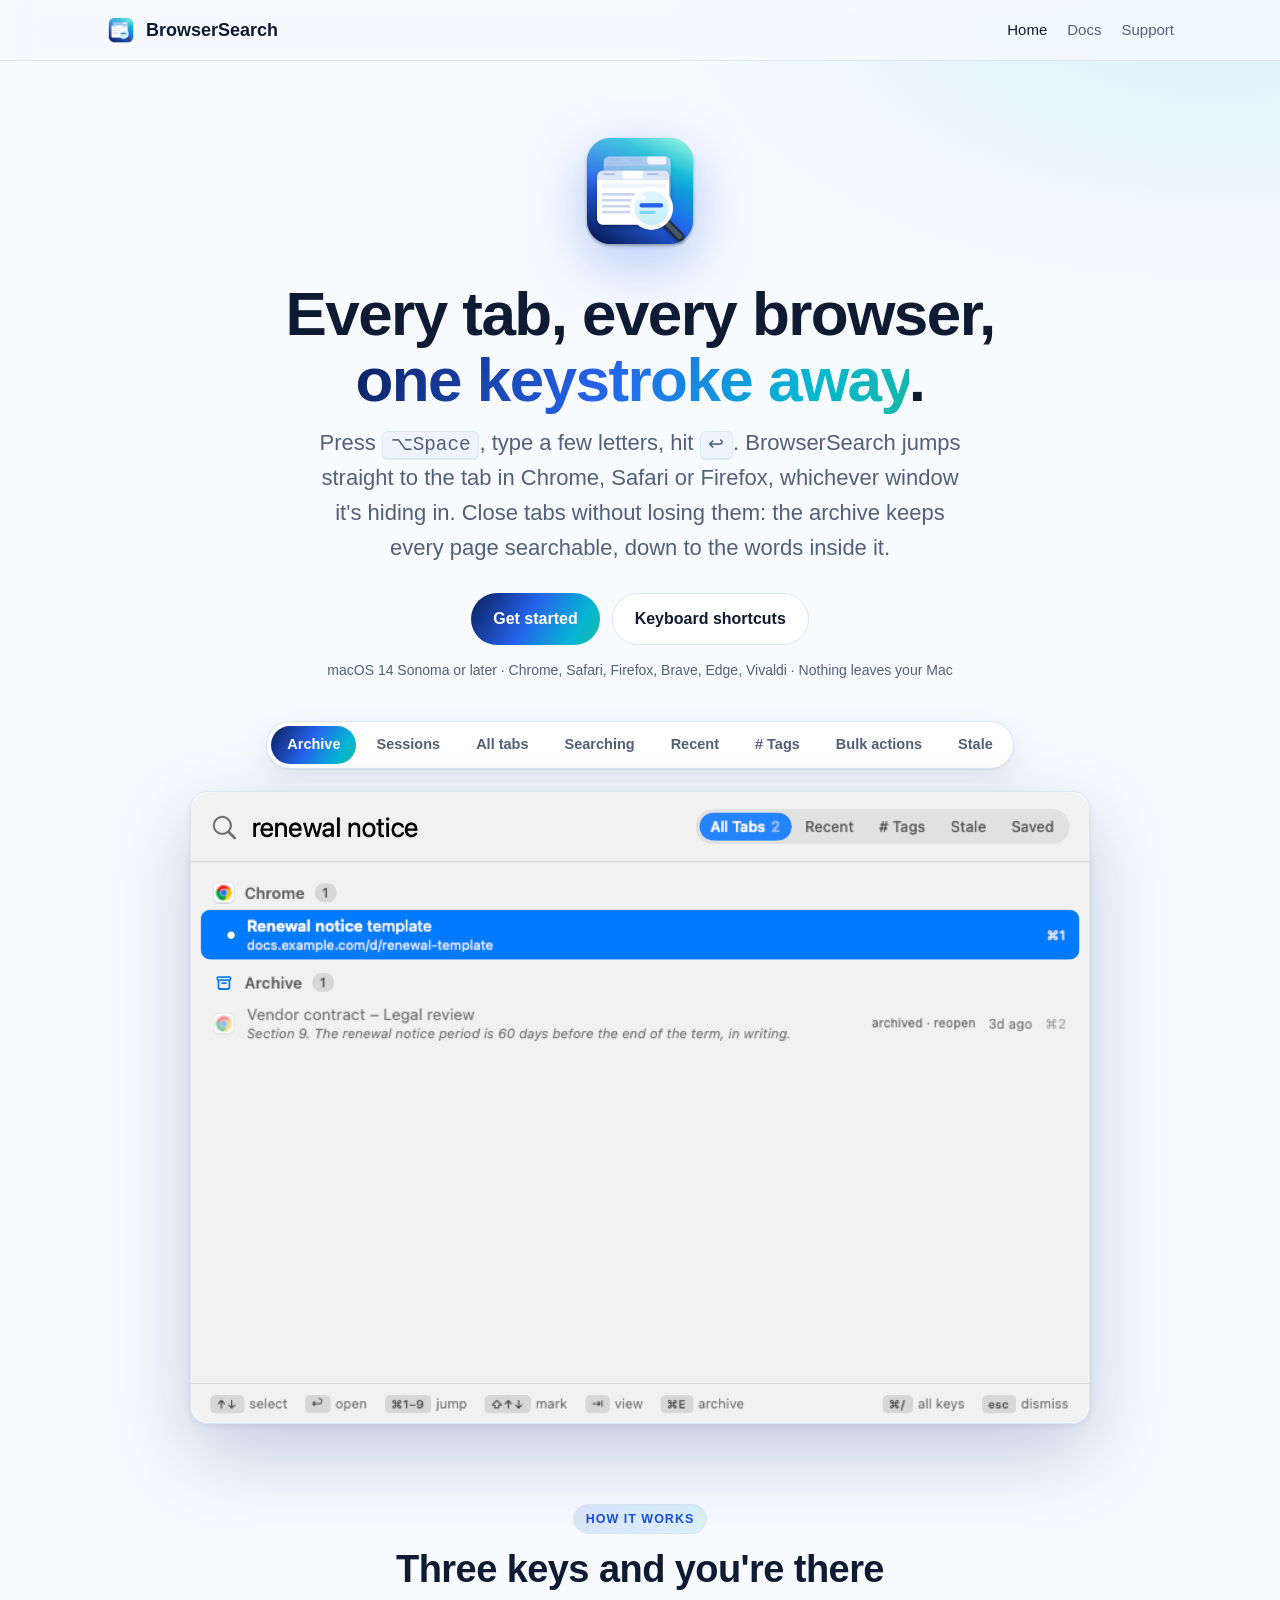
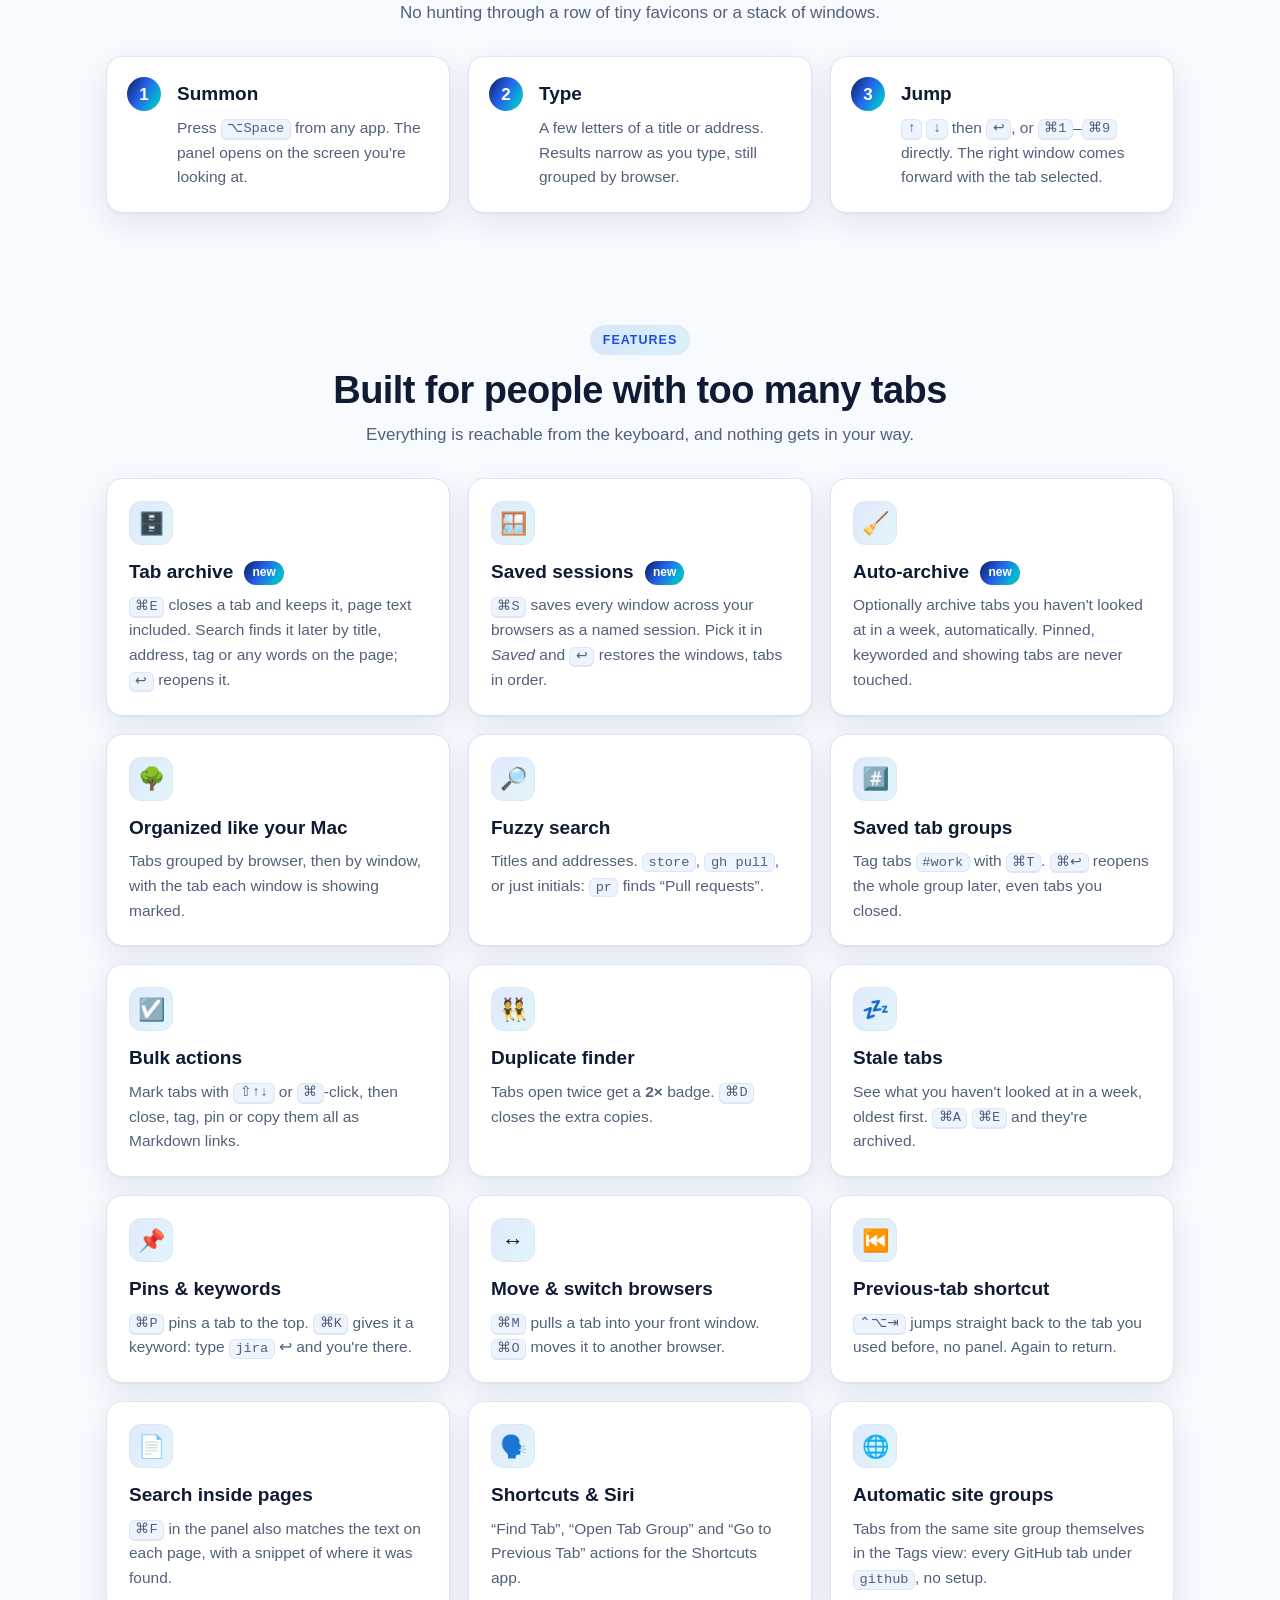
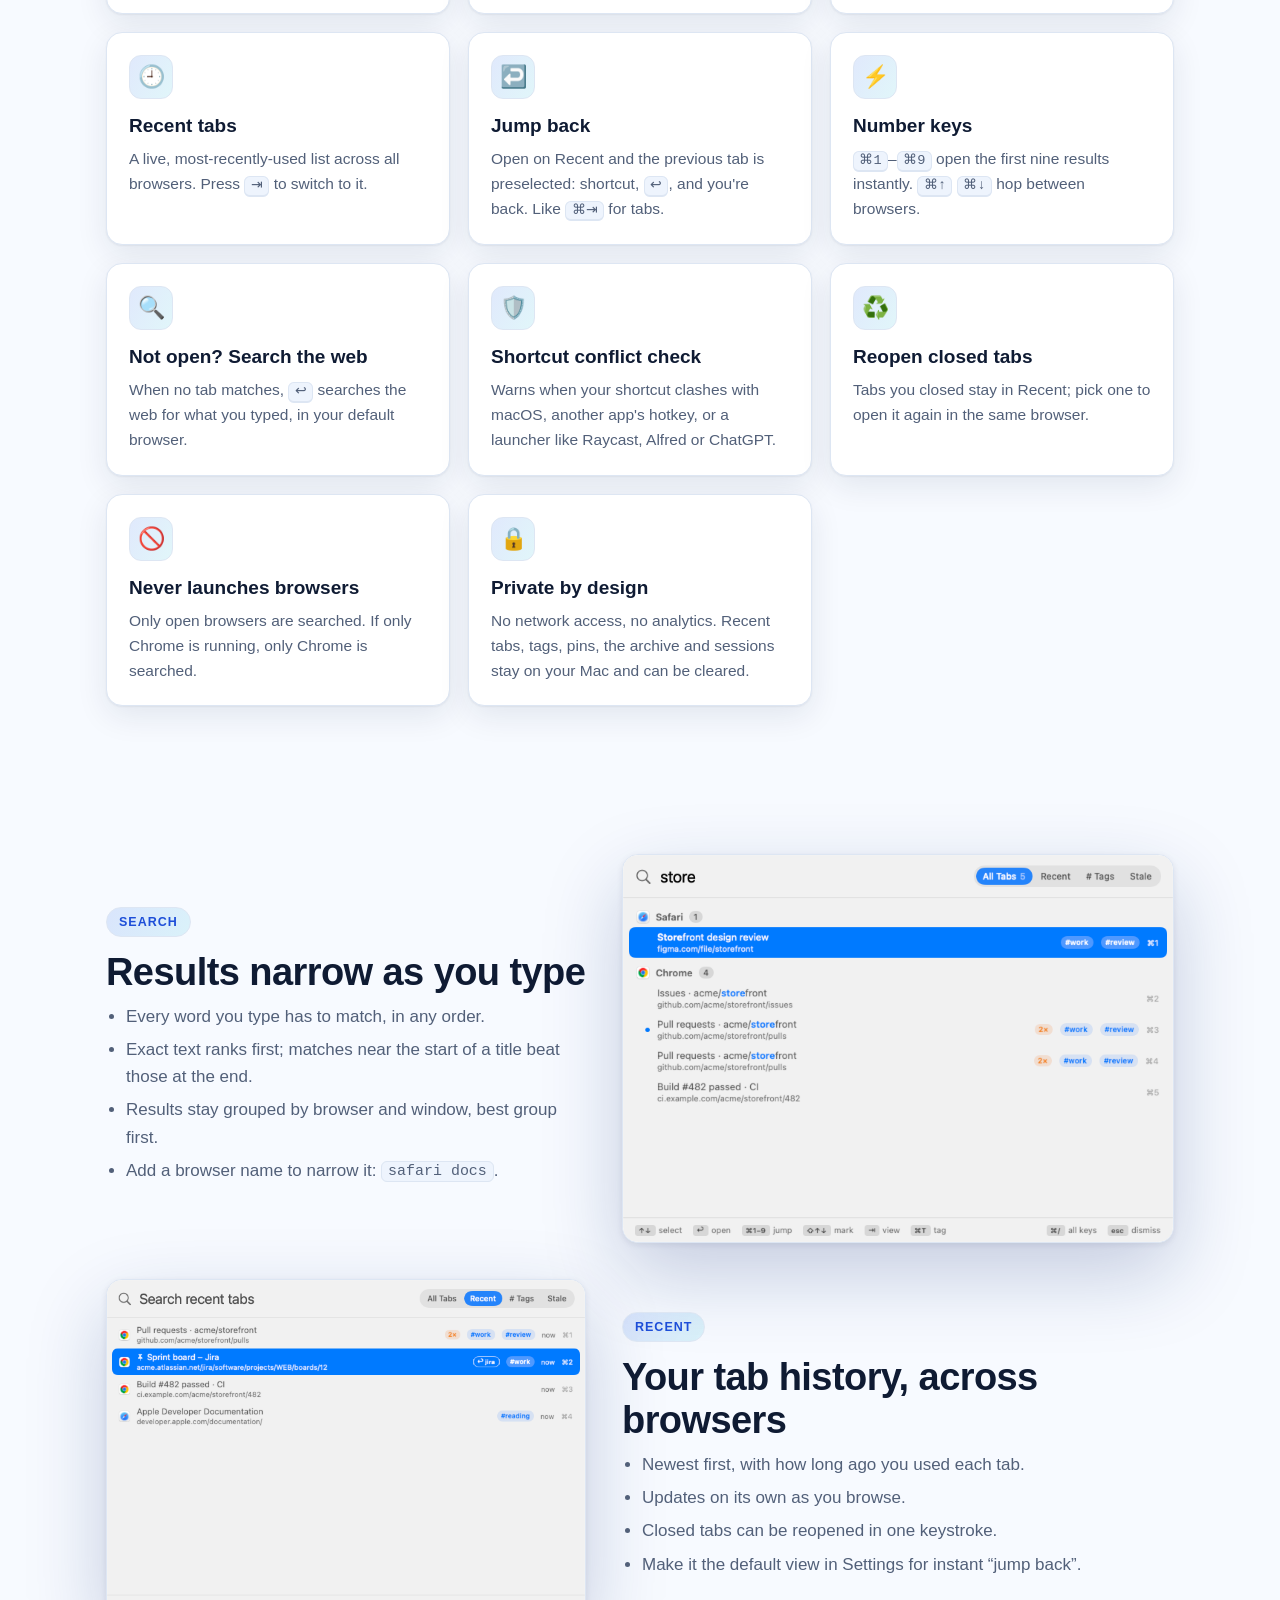
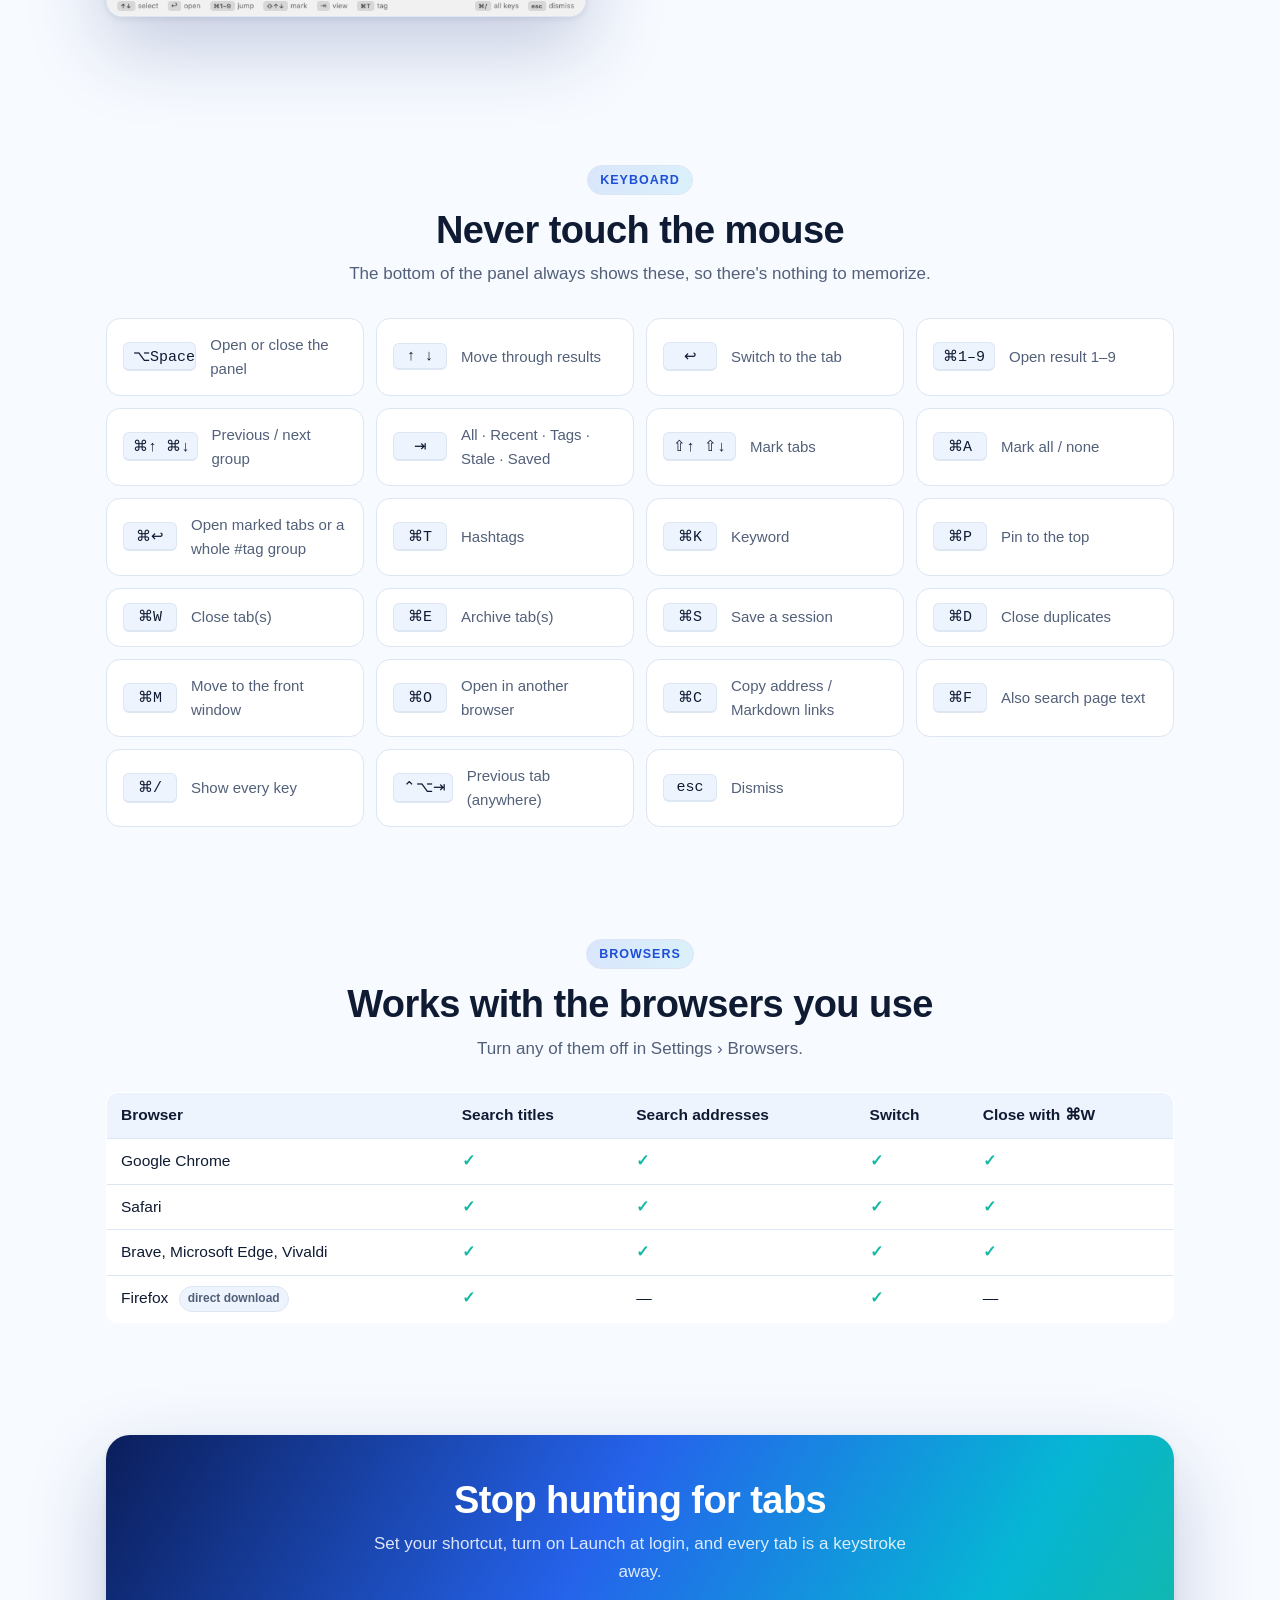
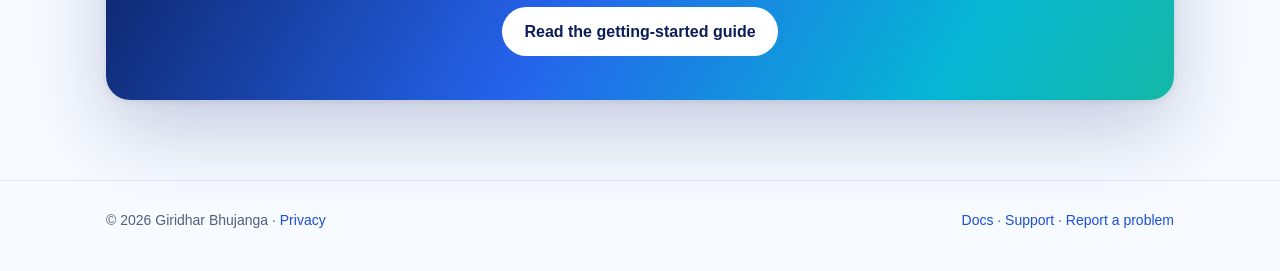
<file: index.html>
<!doctype html>
<html lang="en">
<head>
  <meta charset="utf-8">
  <meta name="viewport" content="width=device-width, initial-scale=1">
  <title>BrowserSearch for macOS</title>
  <meta name="description" content="BrowserSearch finds any open tab in Chrome, Safari or Firefox with a keystroke. Tabs grouped by browser and window, fuzzy search, recent tabs, and it jumps straight to the right tab.">
  <link rel="icon" href="images/icon.png">
  <link rel="stylesheet" href="assets/style.css?v=5">
</head>
<body>
<header class="site-header">
  <div class="wrap">
    <a class="brand" href="index.html"><img src="images/icon.png" alt="">BrowserSearch</a>
    <nav class="nav">
      <a href="index.html" aria-current="page">Home</a>
      <a href="docs.html">Docs</a>
      <a href="support.html">Support</a>
    </nav>
  </div>
</header>

<main>
  <div class="wrap hero">
    <img class="icon" src="images/icon-512.png" alt="BrowserSearch app icon">
    <h1>Every tab, every browser,<br><span class="grad-text">one keystroke away</span>.</h1>
    <p class="lead">Press <kbd>⌥Space</kbd>, type a few letters, hit <kbd>↩</kbd>. BrowserSearch jumps straight to the tab in Chrome, Safari or Firefox, whichever window it's hiding in. Close tabs without losing them: the archive keeps every page searchable, down to the words inside it.</p>
    <div class="actions">
      <a class="btn primary" href="docs.html#start">Get started</a>
      <a class="btn" href="#keyboard">Keyboard shortcuts</a>
    </div>
    <p class="meta">macOS 14 Sonoma or later · Chrome, Safari, Firefox, Brave, Edge, Vivaldi · Nothing leaves your Mac</p>

    <div class="viewer">
      <input type="radio" name="view" id="v-archive" checked>
      <input type="radio" name="view" id="v-saved">
      <input type="radio" name="view" id="v-all">
      <input type="radio" name="view" id="v-search">
      <input type="radio" name="view" id="v-recent">
      <input type="radio" name="view" id="v-tags">
      <input type="radio" name="view" id="v-marked">
      <input type="radio" name="view" id="v-stale">
      <div class="switch" role="tablist" aria-label="Screenshots">
        <label for="v-archive">Archive</label>
        <label for="v-saved">Sessions</label>
        <label for="v-all">All tabs</label>
        <label for="v-search">Searching</label>
        <label for="v-recent">Recent</label>
        <label for="v-tags"># Tags</label>
        <label for="v-marked">Bulk actions</label>
        <label for="v-stale">Stale</label>
      </div>
      <div class="frames">
        <img class="f-archive" src="images/panel-archive.png" alt="Searching 'renewal notice' finds an open tab and an archived page by a sentence inside it">
        <img class="f-saved" src="images/panel-saved.png" alt="The Saved view: two saved sessions and five archived pages">
        <img class="f-all" src="images/panel-all.png" alt="The BrowserSearch panel listing tabs grouped under Chrome and Safari, and by window">
        <img class="f-search" src="images/panel-search.png" alt="Typing 'store' narrows the list to the two matching Chrome tabs">
        <img class="f-tags" src="images/panel-tags.png" alt="The Tags view: #work, #review and #reading groups, including a closed page that can be reopened">
        <img class="f-marked" src="images/panel-marked.png" alt="Three tabs marked, with close, tag and copy-links actions">
        <img class="f-stale" src="images/panel-stale.png" alt="The Stale view listing tabs not looked at in 7 days">
        <img class="f-recent" src="images/panel-recent.png" alt="The Recent list showing the most recently used tabs, newest first, with the previous tab preselected">
      </div>
    </div>
  </div>

  <section>
    <div class="wrap center">
      <span class="eyebrow">How it works</span>
      <h2>Three keys and you're there</h2>
      <p class="section-lead">No hunting through a row of tiny favicons or a stack of windows.</p>
      <div class="steps" style="text-align:left">
        <div class="step"><h3>Summon</h3><p>Press <kbd>⌥Space</kbd> from any app. The panel opens on the screen you're looking at.</p></div>
        <div class="step"><h3>Type</h3><p>A few letters of a title or address. Results narrow as you type, still grouped by browser.</p></div>
        <div class="step"><h3>Jump</h3><p><kbd>↑</kbd> <kbd>↓</kbd> then <kbd>↩</kbd>, or <kbd>⌘1</kbd>–<kbd>⌘9</kbd> directly. The right window comes forward with the tab selected.</p></div>
      </div>
    </div>
  </section>

  <section>
    <div class="wrap">
      <div class="center">
        <span class="eyebrow">Features</span>
        <h2>Built for people with too many tabs</h2>
        <p class="section-lead">Everything is reachable from the keyboard, and nothing gets in your way.</p>
      </div>
      <div class="grid">
        <div class="card"><span class="emoji">🗄️</span><h3>Tab archive <span class="tag new">new</span></h3><p><kbd>⌘E</kbd> closes a tab and keeps it, page text included. Search finds it later by title, address, tag or any words on the page; <kbd>↩</kbd> reopens it.</p></div>
        <div class="card"><span class="emoji">🪟</span><h3>Saved sessions <span class="tag new">new</span></h3><p><kbd>⌘S</kbd> saves every window across your browsers as a named session. Pick it in <em>Saved</em> and <kbd>↩</kbd> restores the windows, tabs in order.</p></div>
        <div class="card"><span class="emoji">🧹</span><h3>Auto-archive <span class="tag new">new</span></h3><p>Optionally archive tabs you haven't looked at in a week, automatically. Pinned, keyworded and showing tabs are never touched.</p></div>
        <div class="card"><span class="emoji">🌳</span><h3>Organized like your Mac</h3><p>Tabs grouped by browser, then by window, with the tab each window is showing marked.</p></div>
        <div class="card"><span class="emoji">🔎</span><h3>Fuzzy search</h3><p>Titles and addresses. <code>store</code>, <code>gh pull</code>, or just initials: <code>pr</code> finds “Pull requests”.</p></div>
        <div class="card"><span class="emoji">#️⃣</span><h3>Saved tab groups</h3><p>Tag tabs <code>#work</code> with <kbd>⌘T</kbd>. <kbd>⌘↩</kbd> reopens the whole group later, even tabs you closed.</p></div>
        <div class="card"><span class="emoji">☑️</span><h3>Bulk actions</h3><p>Mark tabs with <kbd>⇧↑↓</kbd> or <kbd>⌘</kbd>-click, then close, tag, pin or copy them all as Markdown links.</p></div>
        <div class="card"><span class="emoji">👯</span><h3>Duplicate finder</h3><p>Tabs open twice get a <strong>2×</strong> badge. <kbd>⌘D</kbd> closes the extra copies.</p></div>
        <div class="card"><span class="emoji">💤</span><h3>Stale tabs</h3><p>See what you haven't looked at in a week, oldest first. <kbd>⌘A</kbd> <kbd>⌘E</kbd> and they're archived.</p></div>
        <div class="card"><span class="emoji">📌</span><h3>Pins &amp; keywords</h3><p><kbd>⌘P</kbd> pins a tab to the top. <kbd>⌘K</kbd> gives it a keyword: type <code>jira</code> ↩ and you're there.</p></div>
        <div class="card"><span class="emoji">↔️</span><h3>Move &amp; switch browsers</h3><p><kbd>⌘M</kbd> pulls a tab into your front window. <kbd>⌘O</kbd> moves it to another browser.</p></div>
        <div class="card"><span class="emoji">⏮️</span><h3>Previous-tab shortcut</h3><p><kbd>⌃⌥⇥</kbd> jumps straight back to the tab you used before, no panel. Again to return.</p></div>
        <div class="card"><span class="emoji">📄</span><h3>Search inside pages</h3><p><kbd>⌘F</kbd> in the panel also matches the text on each page, with a snippet of where it was found.</p></div>
        <div class="card"><span class="emoji">🗣️</span><h3>Shortcuts &amp; Siri</h3><p>“Find Tab”, “Open Tab Group” and “Go to Previous Tab” actions for the Shortcuts app.</p></div>
        <div class="card"><span class="emoji">🌐</span><h3>Automatic site groups</h3><p>Tabs from the same site group themselves in the Tags view: every GitHub tab under <code>github</code>, no setup.</p></div>
        <div class="card"><span class="emoji">🕘</span><h3>Recent tabs</h3><p>A live, most-recently-used list across all browsers. Press <kbd>⇥</kbd> to switch to it.</p></div>
        <div class="card"><span class="emoji">↩️</span><h3>Jump back</h3><p>Open on Recent and the previous tab is preselected: shortcut, <kbd>↩</kbd>, and you're back. Like <kbd>⌘⇥</kbd> for tabs.</p></div>
        <div class="card"><span class="emoji">⚡️</span><h3>Number keys</h3><p><kbd>⌘1</kbd>–<kbd>⌘9</kbd> open the first nine results instantly. <kbd>⌘↑</kbd> <kbd>⌘↓</kbd> hop between browsers.</p></div>
        <div class="card"><span class="emoji">🔍</span><h3>Not open? Search the web</h3><p>When no tab matches, <kbd>↩</kbd> searches the web for what you typed, in your default browser.</p></div>
        <div class="card"><span class="emoji">🛡️</span><h3>Shortcut conflict check</h3><p>Warns when your shortcut clashes with macOS, another app's hotkey, or a launcher like Raycast, Alfred or ChatGPT.</p></div>
        <div class="card"><span class="emoji">♻️</span><h3>Reopen closed tabs</h3><p>Tabs you closed stay in Recent; pick one to open it again in the same browser.</p></div>
        <div class="card"><span class="emoji">🚫</span><h3>Never launches browsers</h3><p>Only open browsers are searched. If only Chrome is running, only Chrome is searched.</p></div>
        <div class="card"><span class="emoji">🔒</span><h3>Private by design</h3><p>No network access, no analytics. Recent tabs, tags, pins, the archive and sessions stay on your Mac and can be cleared.</p></div>
      </div>
    </div>
  </section>

  <section>
    <div class="wrap">
      <div class="shot">
        <div>
          <span class="eyebrow">Search</span>
          <h2>Results narrow as you type</h2>
          <ul>
            <li>Every word you type has to match, in any order.</li>
            <li>Exact text ranks first; matches near the start of a title beat those at the end.</li>
            <li>Results stay grouped by browser and window, best group first.</li>
            <li>Add a browser name to narrow it: <code>safari docs</code>.</li>
          </ul>
        </div>
        <img src="images/panel-search.png" alt="Search results for 'store' grouped under Chrome">
      </div>
      <div class="shot flip">
        <div>
          <span class="eyebrow">Recent</span>
          <h2>Your tab history, across browsers</h2>
          <ul>
            <li>Newest first, with how long ago you used each tab.</li>
            <li>Updates on its own as you browse.</li>
            <li>Closed tabs can be reopened in one keystroke.</li>
            <li>Make it the default view in Settings for instant “jump back”.</li>
          </ul>
        </div>
        <img src="images/panel-recent.png" alt="Recent tabs list, newest first">
      </div>
    </div>
  </section>

  <section id="keyboard">
    <div class="wrap">
      <div class="center">
        <span class="eyebrow">Keyboard</span>
        <h2>Never touch the mouse</h2>
        <p class="section-lead">The bottom of the panel always shows these, so there's nothing to memorize.</p>
      </div>
      <div class="keys">
        <div class="key"><kbd>⌥Space</kbd><span>Open or close the panel</span></div>
        <div class="key"><kbd>↑ ↓</kbd><span>Move through results</span></div>
        <div class="key"><kbd>↩</kbd><span>Switch to the tab</span></div>
        <div class="key"><kbd>⌘1–9</kbd><span>Open result 1–9</span></div>
        <div class="key"><kbd>⌘↑ ⌘↓</kbd><span>Previous / next group</span></div>
        <div class="key"><kbd>⇥</kbd><span>All · Recent · Tags · Stale · Saved</span></div>
        <div class="key"><kbd>⇧↑ ⇧↓</kbd><span>Mark tabs</span></div>
        <div class="key"><kbd>⌘A</kbd><span>Mark all / none</span></div>
        <div class="key"><kbd>⌘↩</kbd><span>Open marked tabs or a whole #tag group</span></div>
        <div class="key"><kbd>⌘T</kbd><span>Hashtags</span></div>
        <div class="key"><kbd>⌘K</kbd><span>Keyword</span></div>
        <div class="key"><kbd>⌘P</kbd><span>Pin to the top</span></div>
        <div class="key"><kbd>⌘W</kbd><span>Close tab(s)</span></div>
        <div class="key"><kbd>⌘E</kbd><span>Archive tab(s)</span></div>
        <div class="key"><kbd>⌘S</kbd><span>Save a session</span></div>
        <div class="key"><kbd>⌘D</kbd><span>Close duplicates</span></div>
        <div class="key"><kbd>⌘M</kbd><span>Move to the front window</span></div>
        <div class="key"><kbd>⌘O</kbd><span>Open in another browser</span></div>
        <div class="key"><kbd>⌘C</kbd><span>Copy address / Markdown links</span></div>
        <div class="key"><kbd>⌘F</kbd><span>Also search page text</span></div>
        <div class="key"><kbd>⌘/</kbd><span>Show every key</span></div>
        <div class="key"><kbd>⌃⌥⇥</kbd><span>Previous tab (anywhere)</span></div>
        <div class="key"><kbd>esc</kbd><span>Dismiss</span></div>
      </div>
    </div>
  </section>

  <section>
    <div class="wrap">
      <div class="center">
        <span class="eyebrow">Browsers</span>
        <h2>Works with the browsers you use</h2>
        <p class="section-lead">Turn any of them off in Settings › Browsers.</p>
      </div>
      <div class="table-scroll"><table>
        <tr><th>Browser</th><th>Search titles</th><th>Search addresses</th><th>Switch</th><th>Close with ⌘W</th></tr>
        <tr><td>Google Chrome</td><td class="yes">✓</td><td class="yes">✓</td><td class="yes">✓</td><td class="yes">✓</td></tr>
        <tr><td>Safari</td><td class="yes">✓</td><td class="yes">✓</td><td class="yes">✓</td><td class="yes">✓</td></tr>
        <tr><td>Brave, Microsoft Edge, Vivaldi</td><td class="yes">✓</td><td class="yes">✓</td><td class="yes">✓</td><td class="yes">✓</td></tr>
        <tr><td>Firefox <span class="tag">direct download</span></td><td class="yes">✓</td><td>—</td><td class="yes">✓</td><td>—</td></tr>
      </table></div>
    </div>
  </section>

  <section>
    <div class="wrap">
      <div class="cta">
        <h2>Stop hunting for tabs</h2>
        <p>Set your shortcut, turn on Launch at login, and every tab is a keystroke away.</p>
        <a class="btn" href="docs.html#start">Read the getting-started guide</a>
      </div>
    </div>
  </section>
</main>

<footer>
  <div class="wrap">
    <span>© 2026 Giridhar Bhujanga · <a href="privacy.html">Privacy</a></span>
    <span><a href="docs.html">Docs</a> · <a href="support.html">Support</a> · <a href="https://github.com/giridharmb/BrowserSearch_Docs/issues/new/choose">Report a problem</a></span>
  </div>
</footer>
</body>
</html>
</file>
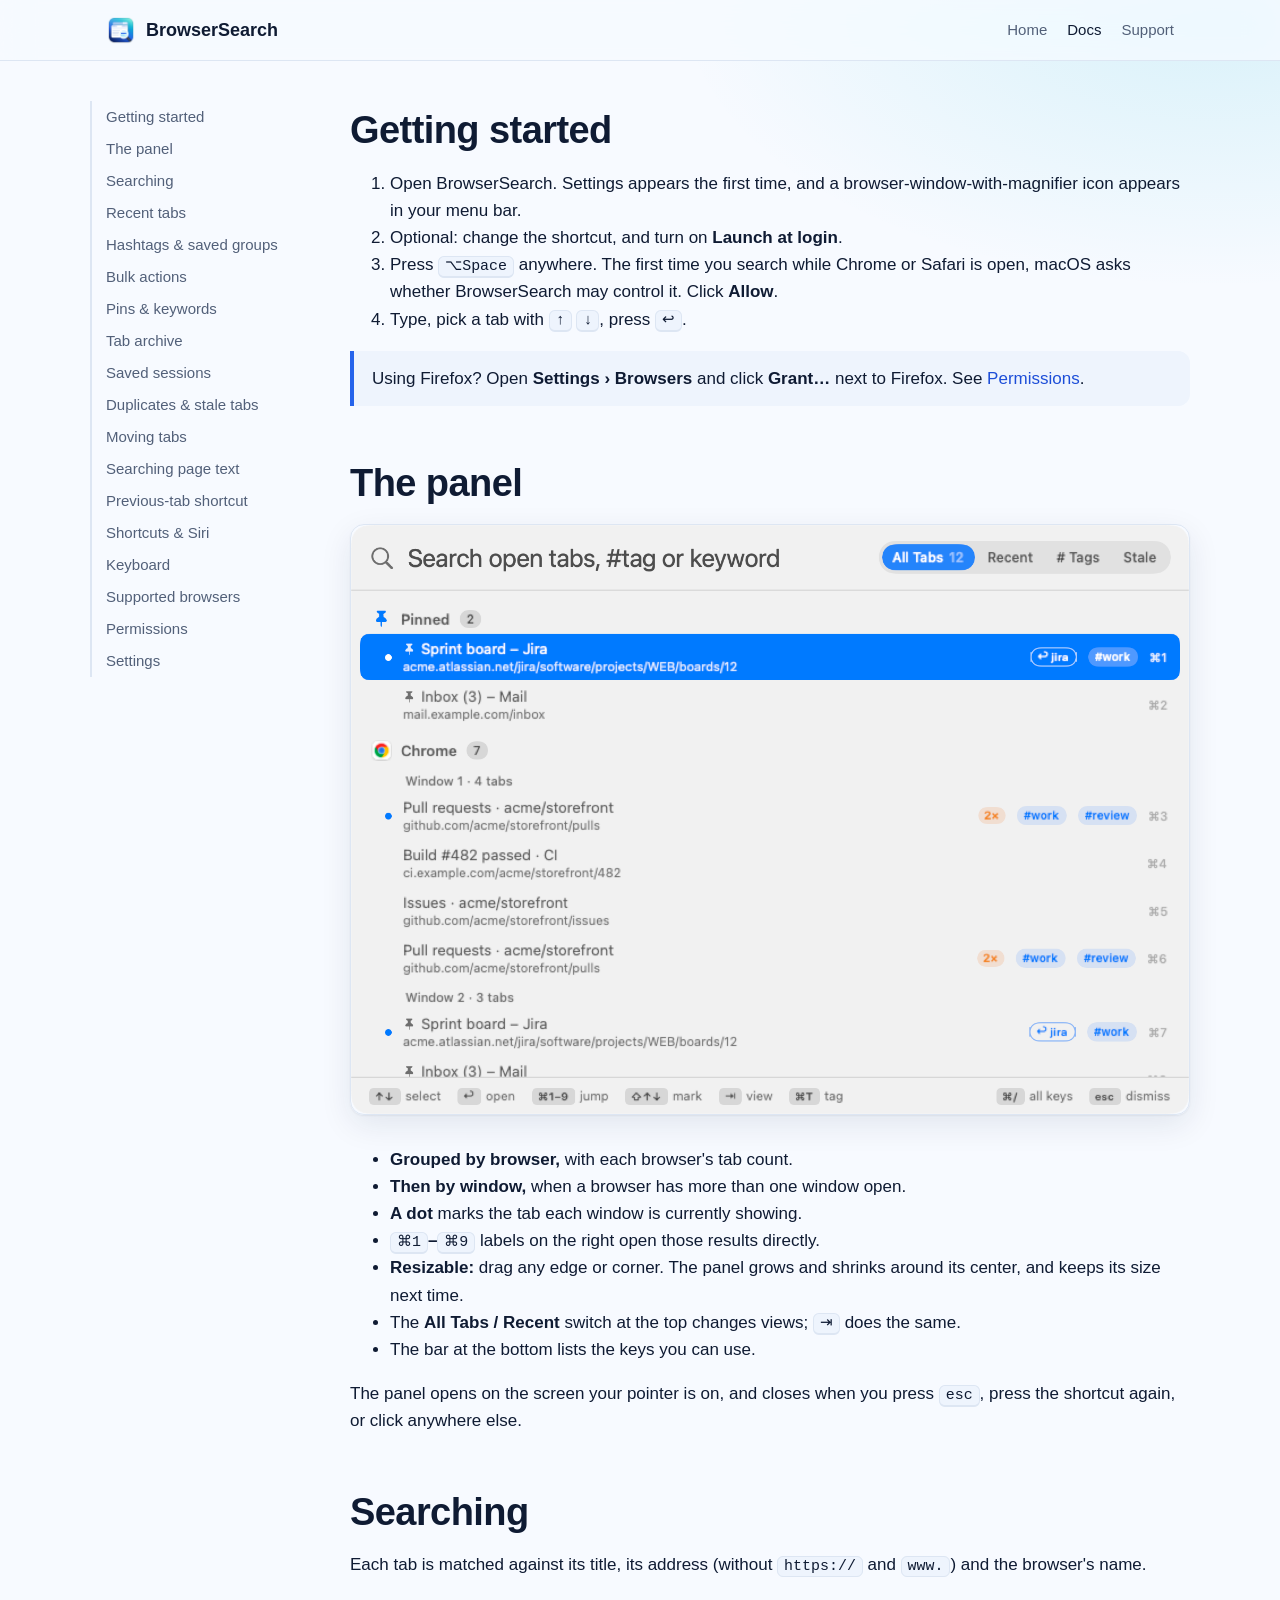
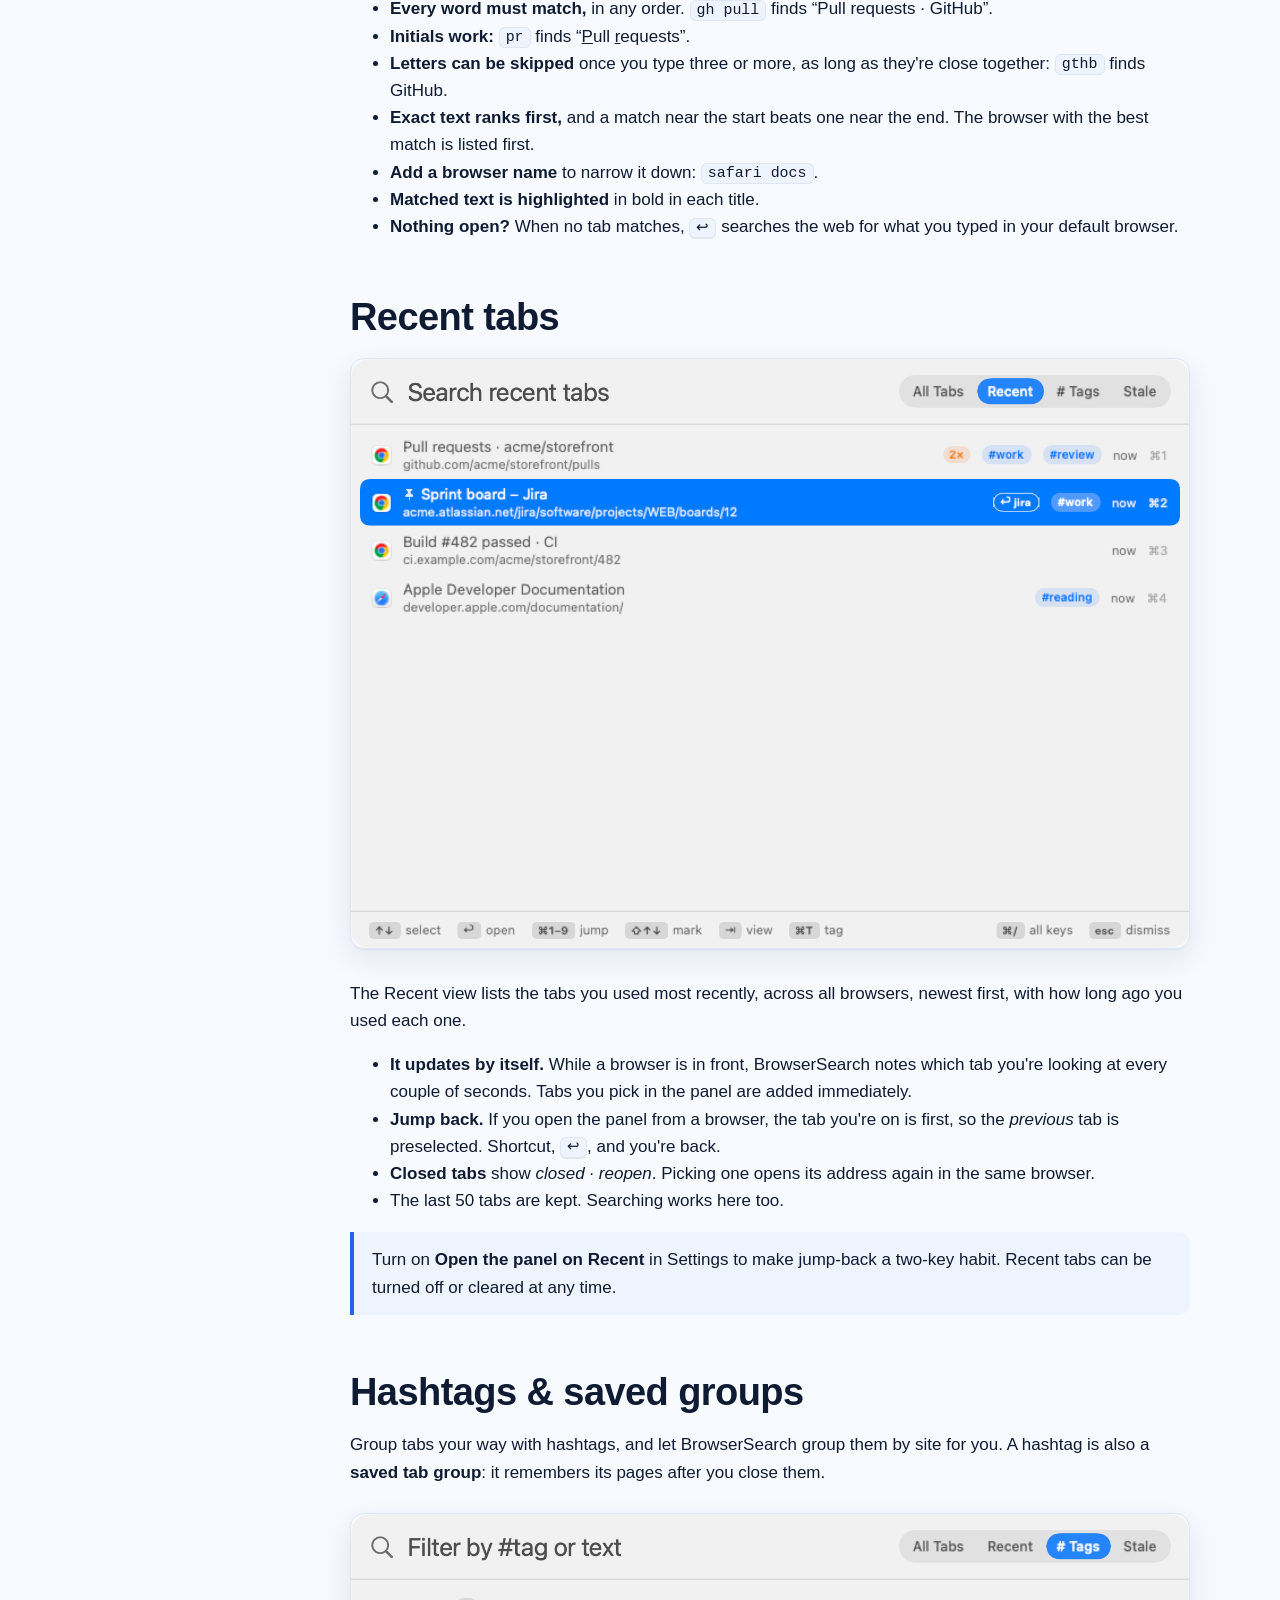
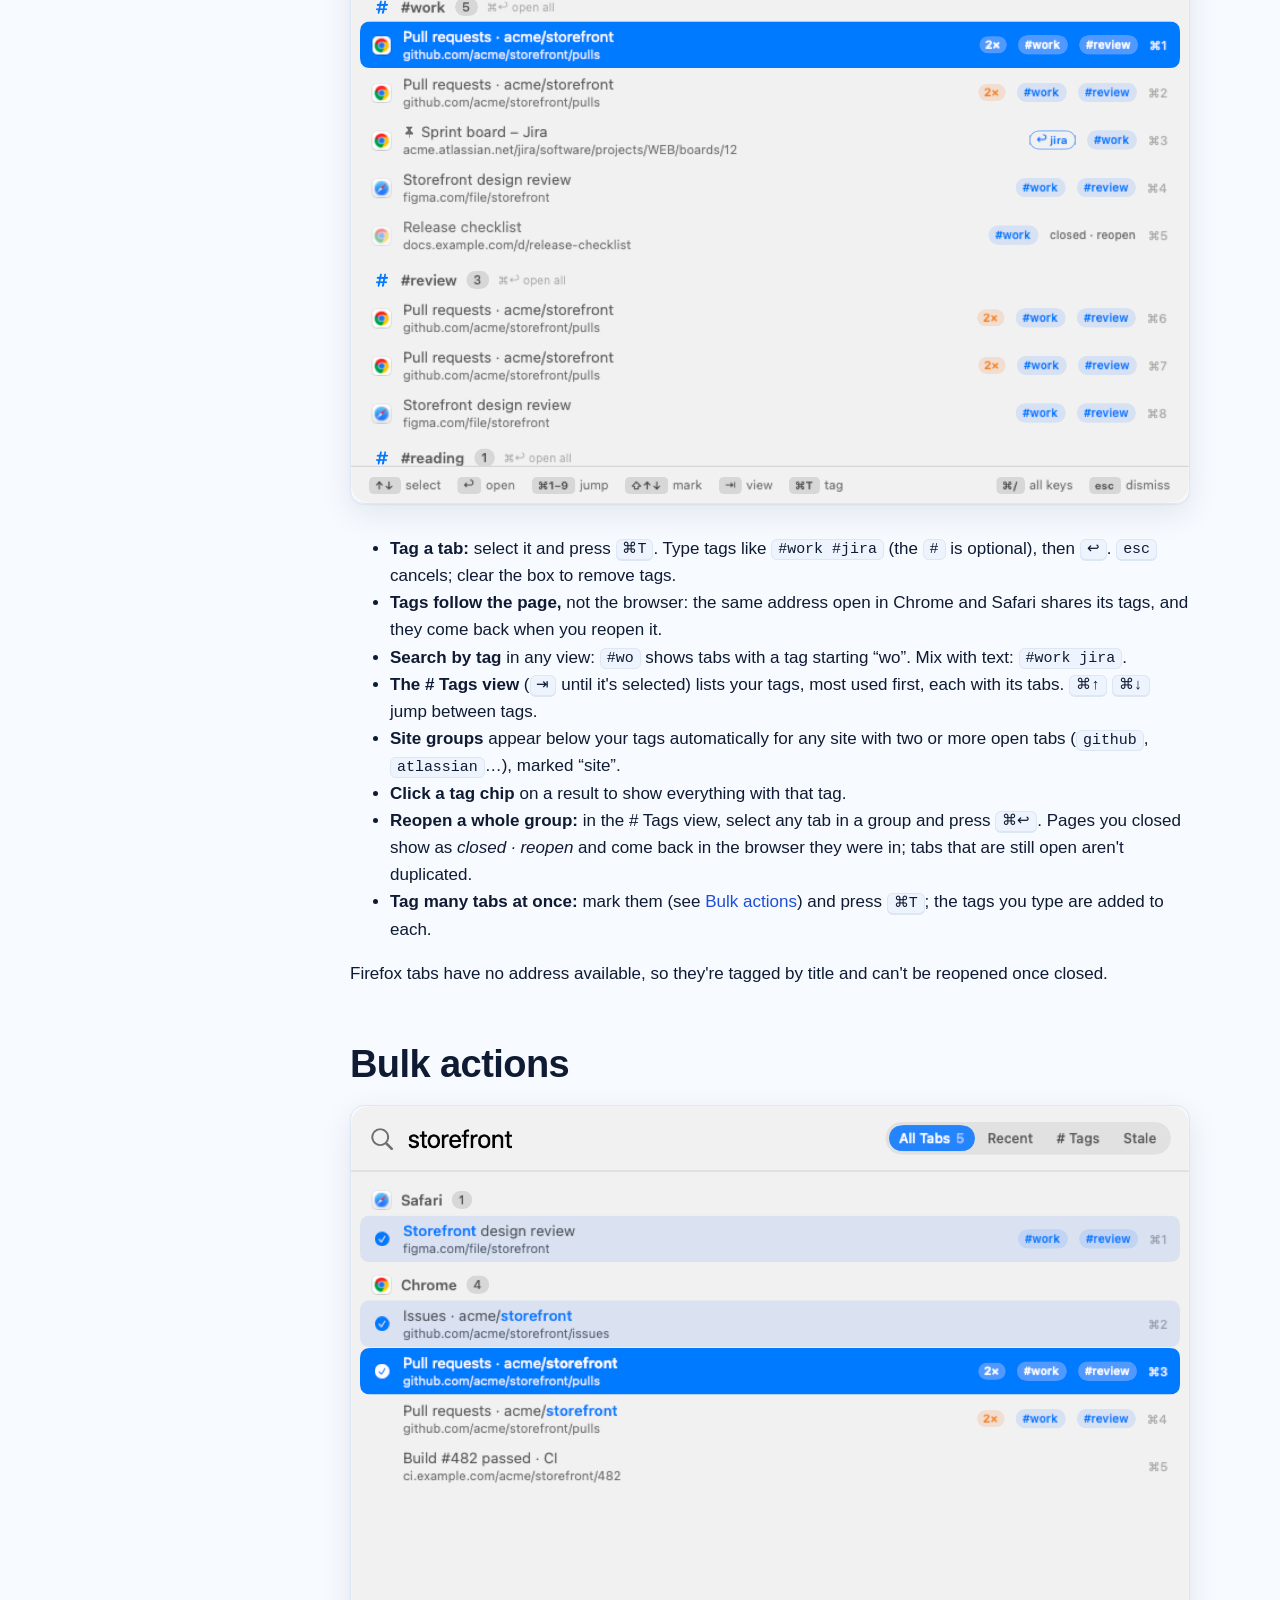
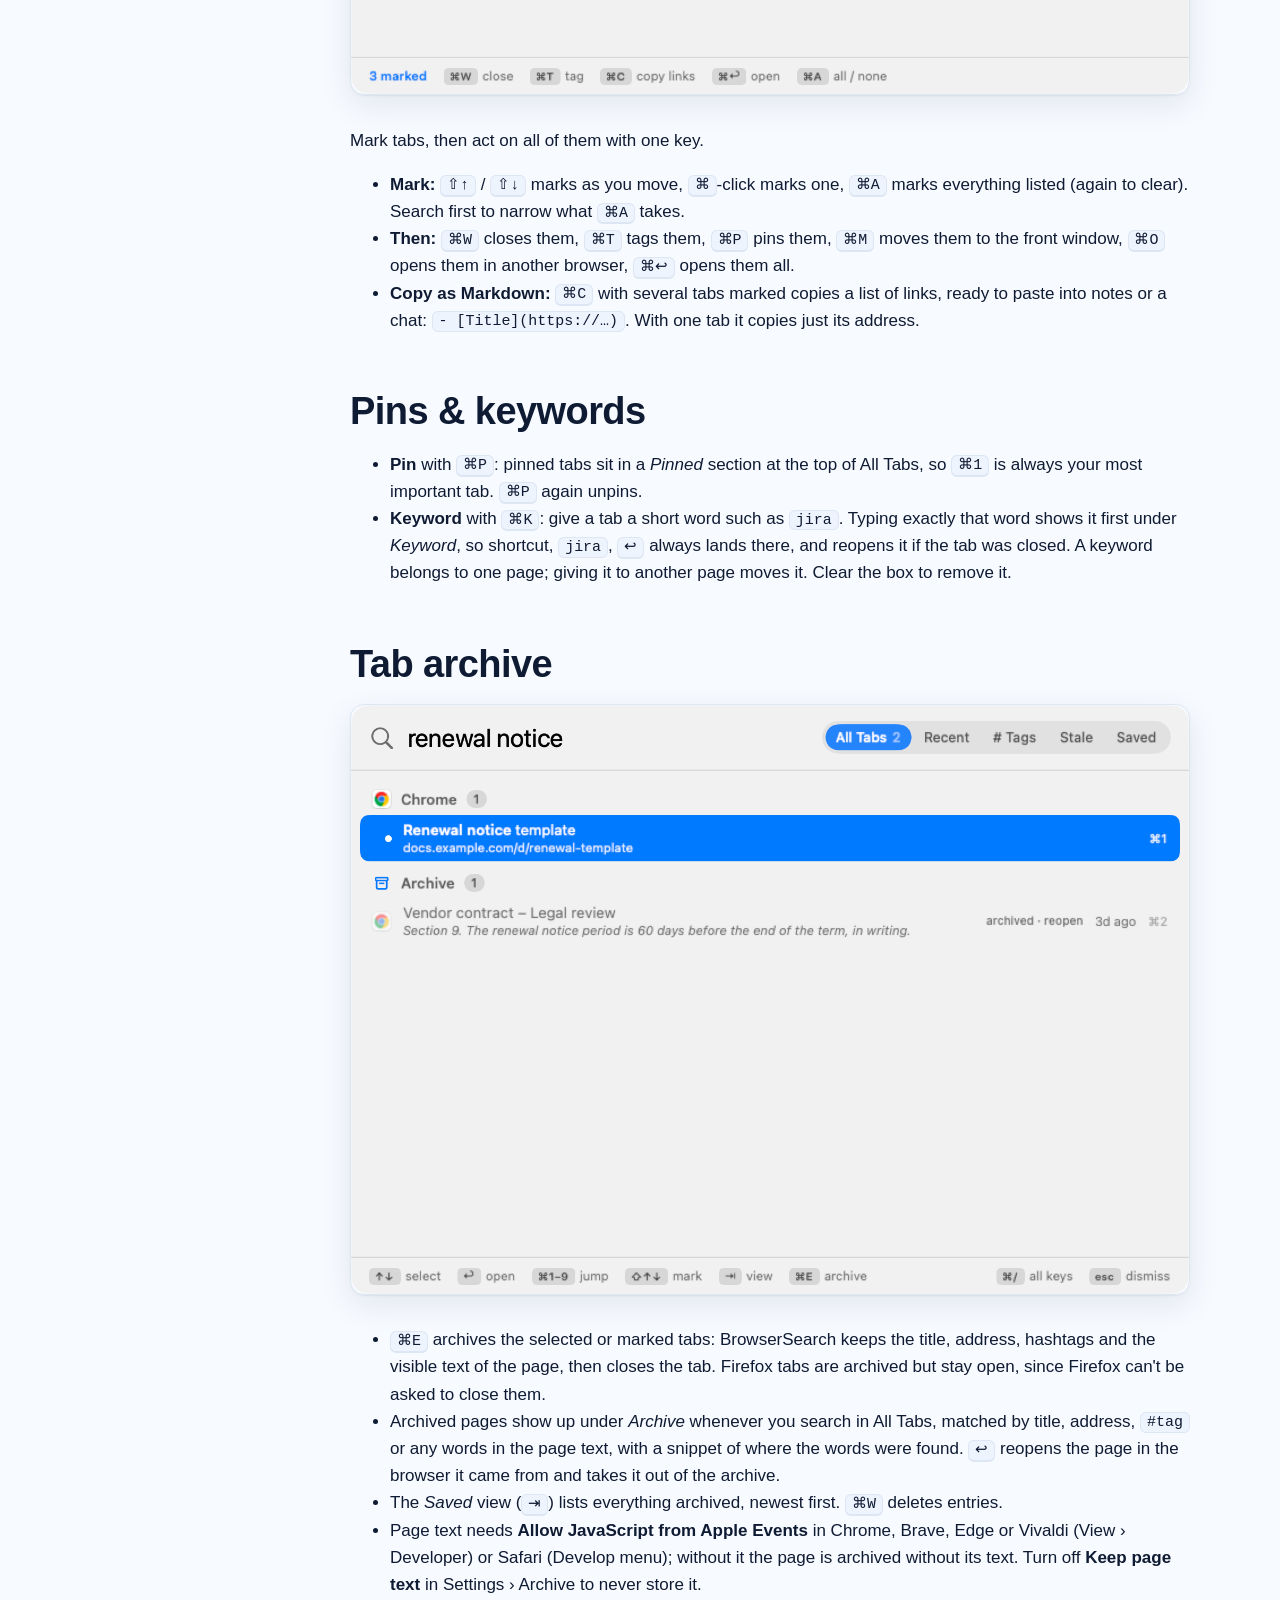
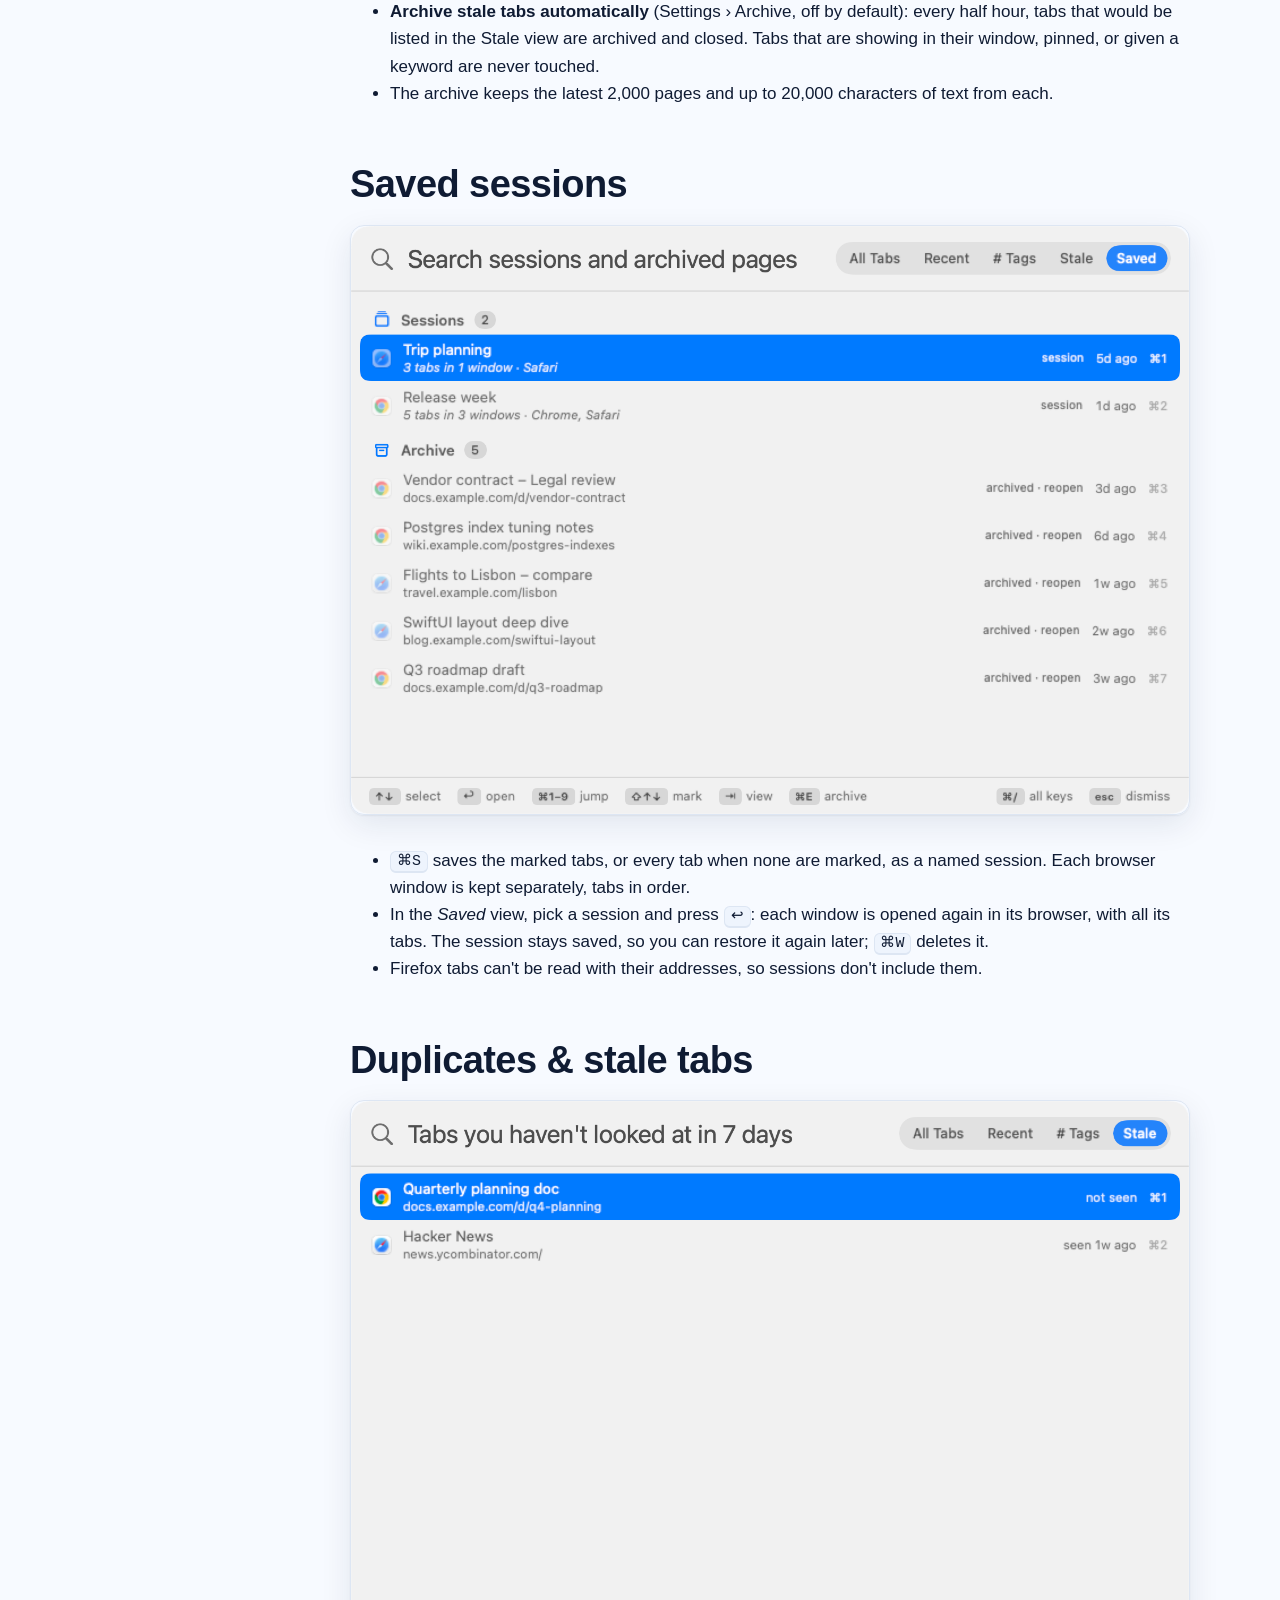
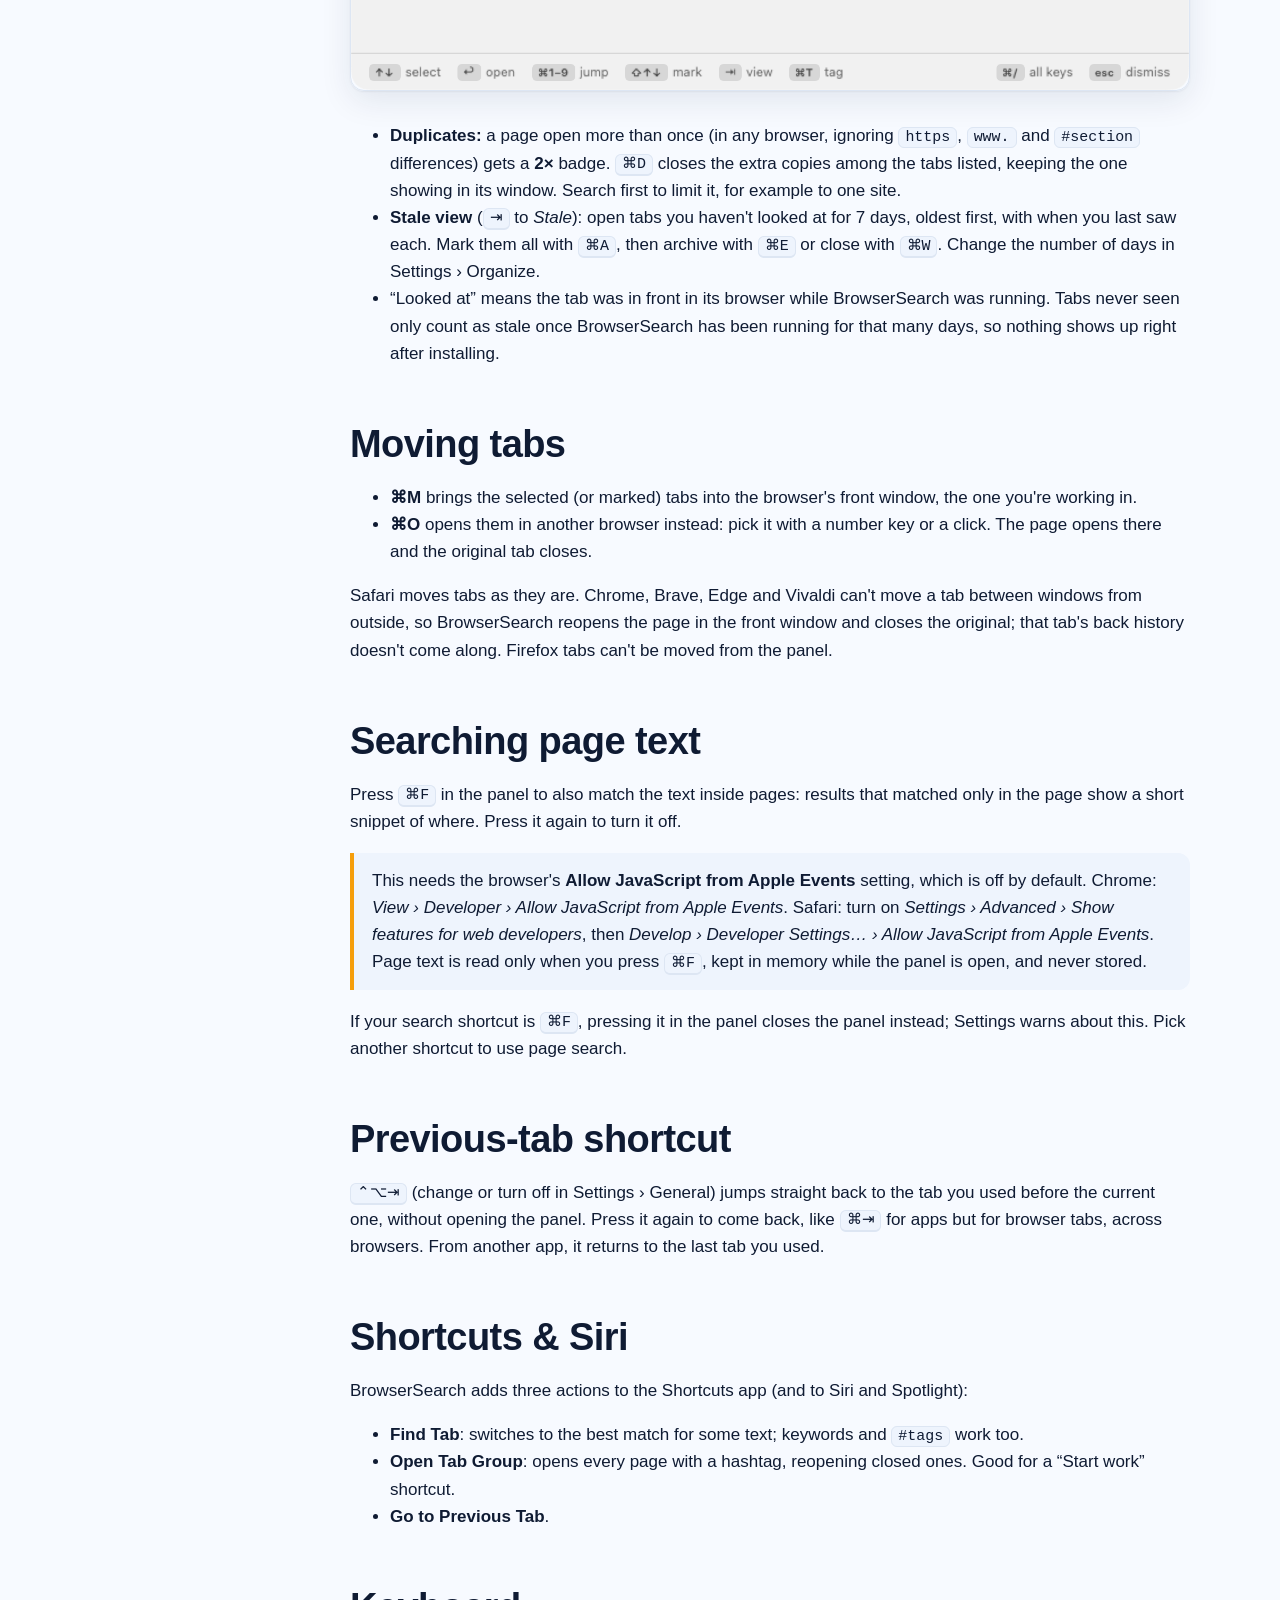
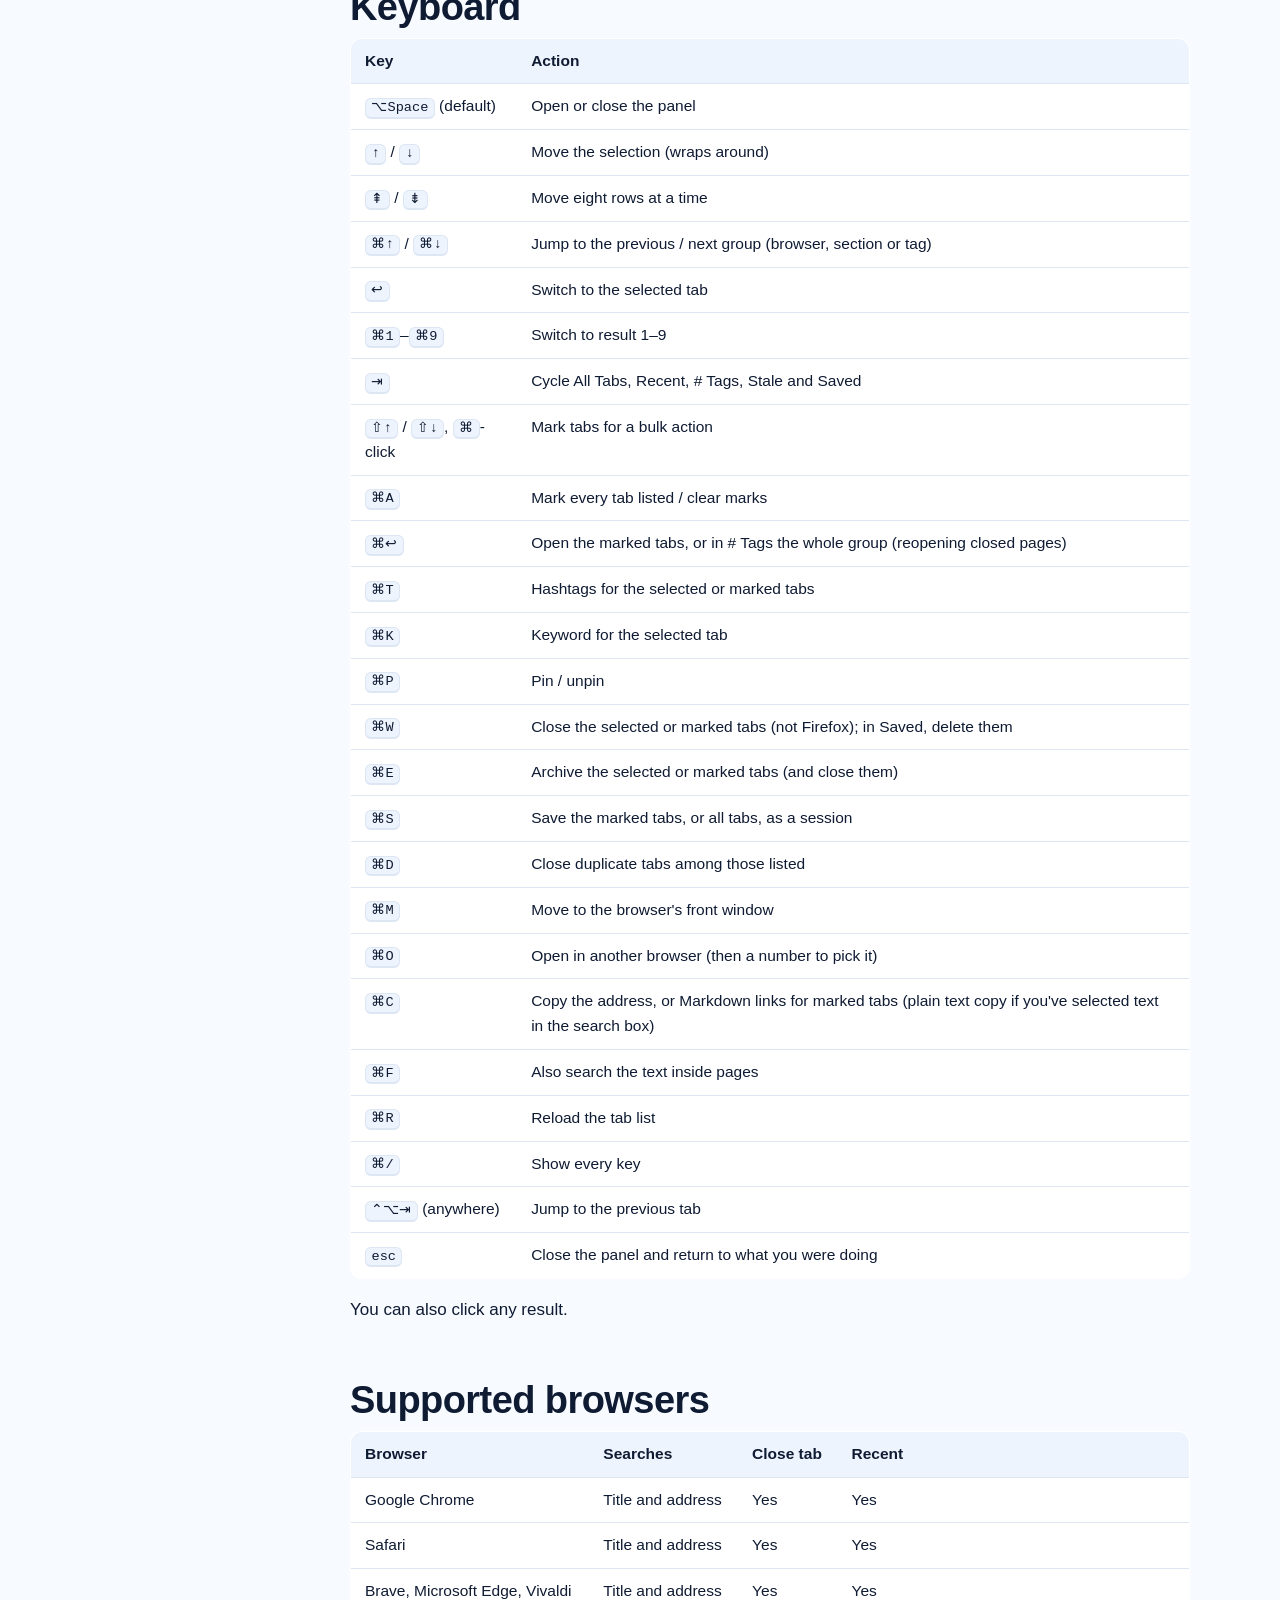
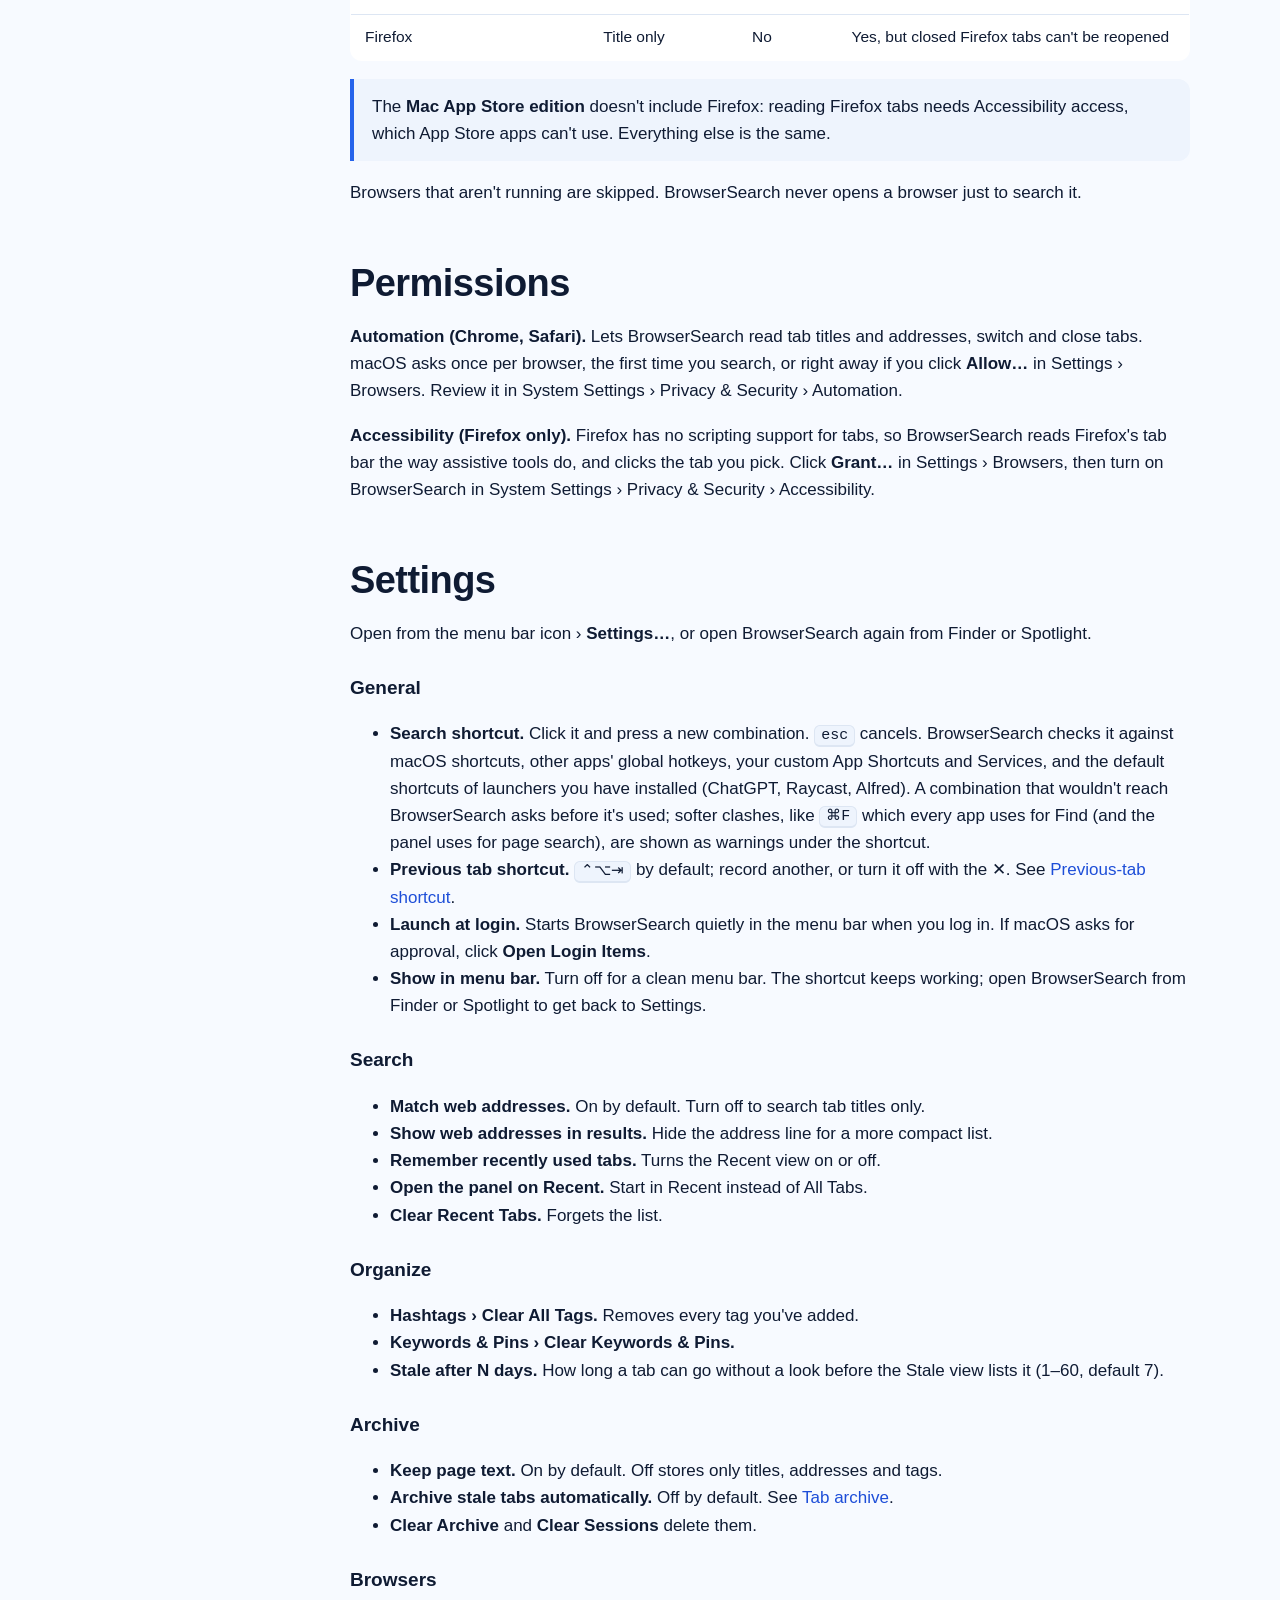
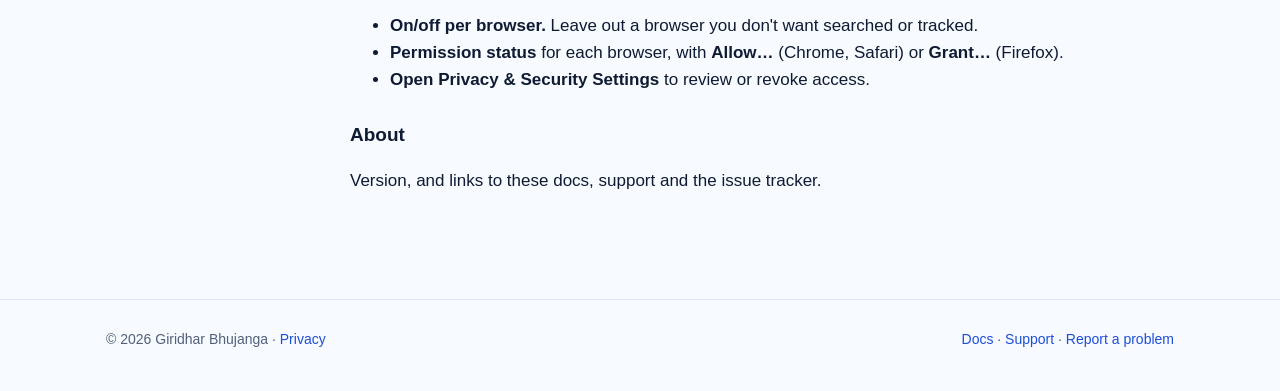
<file: docs.html>
<!doctype html>
<html lang="en">
<head>
  <meta charset="utf-8">
  <meta name="viewport" content="width=device-width, initial-scale=1">
  <title>Docs · BrowserSearch</title>
  <meta name="description" content="How to use BrowserSearch: hotkey, the tab tree, search, recent tabs, keyboard controls, browser support, permissions and settings.">
  <link rel="icon" href="images/icon.png">
  <link rel="stylesheet" href="assets/style.css?v=5">
</head>
<body>
<header class="site-header">
  <div class="wrap">
    <a class="brand" href="index.html"><img src="images/icon.png" alt="">BrowserSearch</a>
    <nav class="nav">
      <a href="index.html">Home</a>
      <a href="docs.html" aria-current="page">Docs</a>
      <a href="support.html">Support</a>
    </nav>
  </div>
</header>

<main class="wrap docs">
  <nav class="toc" aria-label="On this page">
    <a href="#start">Getting started</a>
    <a href="#panel">The panel</a>
    <a href="#search">Searching</a>
    <a href="#recent">Recent tabs</a>
    <a href="#tags">Hashtags &amp; saved groups</a>
    <a href="#bulk">Bulk actions</a>
    <a href="#pins">Pins &amp; keywords</a>
    <a href="#archive">Tab archive</a>
    <a href="#sessions">Saved sessions</a>
    <a href="#tidy">Duplicates &amp; stale tabs</a>
    <a href="#move">Moving tabs</a>
    <a href="#pagetext">Searching page text</a>
    <a href="#previous">Previous-tab shortcut</a>
    <a href="#shortcuts">Shortcuts &amp; Siri</a>
    <a href="#keys">Keyboard</a>
    <a href="#browsers">Supported browsers</a>
    <a href="#permissions">Permissions</a>
    <a href="#settings">Settings</a>
  </nav>

  <article class="content">
    <h2 id="start">Getting started</h2>
    <ol>
      <li>Open BrowserSearch. Settings appears the first time, and a browser-window-with-magnifier icon appears in your menu bar.</li>
      <li>Optional: change the shortcut, and turn on <strong>Launch at login</strong>.</li>
      <li>Press <kbd>⌥Space</kbd> anywhere. The first time you search while Chrome or Safari is open, macOS asks whether BrowserSearch may control it. Click <strong>Allow</strong>.</li>
      <li>Type, pick a tab with <kbd>↑</kbd> <kbd>↓</kbd>, press <kbd>↩</kbd>.</li>
    </ol>
    <div class="callout">Using Firefox? Open <strong>Settings › Browsers</strong> and click <strong>Grant…</strong> next to Firefox. See <a href="#permissions">Permissions</a>.</div>

    <h2 id="panel">The panel</h2>
    <img src="images/panel-all.png" alt="The panel with tabs grouped under Chrome (two windows) and Safari">
    <ul>
      <li><strong>Grouped by browser,</strong> with each browser's tab count.</li>
      <li><strong>Then by window,</strong> when a browser has more than one window open.</li>
      <li><strong>A dot</strong> marks the tab each window is currently showing.</li>
      <li><strong><kbd>⌘1</kbd>–<kbd>⌘9</kbd></strong> labels on the right open those results directly.</li>
      <li><strong>Resizable:</strong> drag any edge or corner. The panel grows and shrinks around its center, and keeps its size next time.</li>
      <li>The <strong>All Tabs / Recent</strong> switch at the top changes views; <kbd>⇥</kbd> does the same.</li>
      <li>The bar at the bottom lists the keys you can use.</li>
    </ul>
    <p>The panel opens on the screen your pointer is on, and closes when you press <kbd>esc</kbd>, press the shortcut again, or click anywhere else.</p>

    <h2 id="search">Searching</h2>
    <p>Each tab is matched against its title, its address (without <code>https://</code> and <code>www.</code>) and the browser's name.</p>
    <ul>
      <li><strong>Every word must match,</strong> in any order. <code>gh pull</code> finds “Pull requests · GitHub”.</li>
      <li><strong>Initials work:</strong> <code>pr</code> finds “<u>P</u>ull <u>r</u>equests”.</li>
      <li><strong>Letters can be skipped</strong> once you type three or more, as long as they're close together: <code>gthb</code> finds GitHub.</li>
      <li><strong>Exact text ranks first,</strong> and a match near the start beats one near the end. The browser with the best match is listed first.</li>
      <li><strong>Add a browser name</strong> to narrow it down: <code>safari docs</code>.</li>
      <li><strong>Matched text is highlighted</strong> in bold in each title.</li>
      <li><strong>Nothing open?</strong> When no tab matches, <kbd>↩</kbd> searches the web for what you typed in your default browser.</li>
    </ul>

    <h2 id="recent">Recent tabs</h2>
    <img src="images/panel-recent.png" alt="Recent tabs, newest first">
    <p>The Recent view lists the tabs you used most recently, across all browsers, newest first, with how long ago you used each one.</p>
    <ul>
      <li><strong>It updates by itself.</strong> While a browser is in front, BrowserSearch notes which tab you're looking at every couple of seconds. Tabs you pick in the panel are added immediately.</li>
      <li><strong>Jump back.</strong> If you open the panel from a browser, the tab you're on is first, so the <em>previous</em> tab is preselected. Shortcut, <kbd>↩</kbd>, and you're back.</li>
      <li><strong>Closed tabs</strong> show <em>closed · reopen</em>. Picking one opens its address again in the same browser.</li>
      <li>The last 50 tabs are kept. Searching works here too.</li>
    </ul>
    <div class="callout">Turn on <strong>Open the panel on Recent</strong> in Settings to make jump-back a two-key habit. Recent tabs can be turned off or cleared at any time.</div>

    <h2 id="tags">Hashtags &amp; saved groups</h2>
    <p>Group tabs your way with hashtags, and let BrowserSearch group them by site for you. A hashtag is also a <strong>saved tab group</strong>: it remembers its pages after you close them.</p>
    <img src="images/panel-tags.png" alt="The Tags view with #work, #review and #reading groups">
    <ul>
      <li><strong>Tag a tab:</strong> select it and press <kbd>⌘T</kbd>. Type tags like <code>#work #jira</code> (the <code>#</code> is optional), then <kbd>↩</kbd>. <kbd>esc</kbd> cancels; clear the box to remove tags.</li>
      <li><strong>Tags follow the page,</strong> not the browser: the same address open in Chrome and Safari shares its tags, and they come back when you reopen it.</li>
      <li><strong>Search by tag</strong> in any view: <code>#wo</code> shows tabs with a tag starting “wo”. Mix with text: <code>#work jira</code>.</li>
      <li><strong>The # Tags view</strong> (<kbd>⇥</kbd> until it's selected) lists your tags, most used first, each with its tabs. <kbd>⌘↑</kbd> <kbd>⌘↓</kbd> jump between tags.</li>
      <li><strong>Site groups</strong> appear below your tags automatically for any site with two or more open tabs (<code>github</code>, <code>atlassian</code>…), marked “site”.</li>
      <li><strong>Click a tag chip</strong> on a result to show everything with that tag.</li>
      <li><strong>Reopen a whole group:</strong> in the # Tags view, select any tab in a group and press <kbd>⌘↩</kbd>. Pages you closed show as <em>closed · reopen</em> and come back in the browser they were in; tabs that are still open aren't duplicated.</li>
      <li><strong>Tag many tabs at once:</strong> mark them (see <a href="#bulk">Bulk actions</a>) and press <kbd>⌘T</kbd>; the tags you type are added to each.</li>
    </ul>
    <p>Firefox tabs have no address available, so they're tagged by title and can't be reopened once closed.</p>

    <h2 id="bulk">Bulk actions</h2>
    <img src="images/panel-marked.png" alt="Three tabs marked, with the bulk action keys at the bottom">
    <p>Mark tabs, then act on all of them with one key.</p>
    <ul>
      <li><strong>Mark:</strong> <kbd>⇧↑</kbd> / <kbd>⇧↓</kbd> marks as you move, <kbd>⌘</kbd>-click marks one, <kbd>⌘A</kbd> marks everything listed (again to clear). Search first to narrow what <kbd>⌘A</kbd> takes.</li>
      <li><strong>Then:</strong> <kbd>⌘W</kbd> closes them, <kbd>⌘T</kbd> tags them, <kbd>⌘P</kbd> pins them, <kbd>⌘M</kbd> moves them to the front window, <kbd>⌘O</kbd> opens them in another browser, <kbd>⌘↩</kbd> opens them all.</li>
      <li><strong>Copy as Markdown:</strong> <kbd>⌘C</kbd> with several tabs marked copies a list of links, ready to paste into notes or a chat: <code>- [Title](https://…)</code>. With one tab it copies just its address.</li>
    </ul>

    <h2 id="pins">Pins &amp; keywords</h2>
    <ul>
      <li><strong>Pin</strong> with <kbd>⌘P</kbd>: pinned tabs sit in a <em>Pinned</em> section at the top of All Tabs, so <kbd>⌘1</kbd> is always your most important tab. <kbd>⌘P</kbd> again unpins.</li>
      <li><strong>Keyword</strong> with <kbd>⌘K</kbd>: give a tab a short word such as <code>jira</code>. Typing exactly that word shows it first under <em>Keyword</em>, so shortcut, <code>jira</code>, <kbd>↩</kbd> always lands there, and reopens it if the tab was closed. A keyword belongs to one page; giving it to another page moves it. Clear the box to remove it.</li>
    </ul>

    <h2 id="archive">Tab archive</h2>
    <img src="images/panel-archive.png" alt="Searching finds an archived page by a sentence inside it">
    <ul>
      <li><kbd>⌘E</kbd> archives the selected or marked tabs: BrowserSearch keeps the title, address, hashtags and the visible text of the page, then closes the tab. Firefox tabs are archived but stay open, since Firefox can't be asked to close them.</li>
      <li>Archived pages show up under <em>Archive</em> whenever you search in All Tabs, matched by title, address, <code>#tag</code> or any words in the page text, with a snippet of where the words were found. <kbd>↩</kbd> reopens the page in the browser it came from and takes it out of the archive.</li>
      <li>The <em>Saved</em> view (<kbd>⇥</kbd>) lists everything archived, newest first. <kbd>⌘W</kbd> deletes entries.</li>
      <li>Page text needs <strong>Allow JavaScript from Apple Events</strong> in Chrome, Brave, Edge or Vivaldi (View › Developer) or Safari (Develop menu); without it the page is archived without its text. Turn off <strong>Keep page text</strong> in Settings › Archive to never store it.</li>
      <li><strong>Archive stale tabs automatically</strong> (Settings › Archive, off by default): every half hour, tabs that would be listed in the Stale view are archived and closed. Tabs that are showing in their window, pinned, or given a keyword are never touched.</li>
      <li>The archive keeps the latest 2,000 pages and up to 20,000 characters of text from each.</li>
    </ul>

    <h2 id="sessions">Saved sessions</h2>
    <img src="images/panel-saved.png" alt="The Saved view: sessions and archived pages">
    <ul>
      <li><kbd>⌘S</kbd> saves the marked tabs, or every tab when none are marked, as a named session. Each browser window is kept separately, tabs in order.</li>
      <li>In the <em>Saved</em> view, pick a session and press <kbd>↩</kbd>: each window is opened again in its browser, with all its tabs. The session stays saved, so you can restore it again later; <kbd>⌘W</kbd> deletes it.</li>
      <li>Firefox tabs can't be read with their addresses, so sessions don't include them.</li>
    </ul>

    <h2 id="tidy">Duplicates &amp; stale tabs</h2>
    <img src="images/panel-stale.png" alt="The Stale view listing tabs not looked at for a week">
    <ul>
      <li><strong>Duplicates:</strong> a page open more than once (in any browser, ignoring <code>https</code>, <code>www.</code> and <code>#section</code> differences) gets a <strong>2×</strong> badge. <kbd>⌘D</kbd> closes the extra copies among the tabs listed, keeping the one showing in its window. Search first to limit it, for example to one site.</li>
      <li><strong>Stale view</strong> (<kbd>⇥</kbd> to <em>Stale</em>): open tabs you haven't looked at for 7 days, oldest first, with when you last saw each. Mark them all with <kbd>⌘A</kbd>, then archive with <kbd>⌘E</kbd> or close with <kbd>⌘W</kbd>. Change the number of days in Settings › Organize.</li>
      <li>“Looked at” means the tab was in front in its browser while BrowserSearch was running. Tabs never seen only count as stale once BrowserSearch has been running for that many days, so nothing shows up right after installing.</li>
    </ul>

    <h2 id="move">Moving tabs</h2>
    <ul>
      <li><strong>⌘M</strong> brings the selected (or marked) tabs into the browser's front window, the one you're working in.</li>
      <li><strong>⌘O</strong> opens them in another browser instead: pick it with a number key or a click. The page opens there and the original tab closes.</li>
    </ul>
    <p>Safari moves tabs as they are. Chrome, Brave, Edge and Vivaldi can't move a tab between windows from outside, so BrowserSearch reopens the page in the front window and closes the original; that tab's back history doesn't come along. Firefox tabs can't be moved from the panel.</p>

    <h2 id="pagetext">Searching page text</h2>
    <p>Press <kbd>⌘F</kbd> in the panel to also match the text inside pages: results that matched only in the page show a short snippet of where. Press it again to turn it off.</p>
    <div class="callout warn">This needs the browser's <strong>Allow JavaScript from Apple Events</strong> setting, which is off by default. Chrome: <em>View › Developer › Allow JavaScript from Apple Events</em>. Safari: turn on <em>Settings › Advanced › Show features for web developers</em>, then <em>Develop › Developer Settings… › Allow JavaScript from Apple Events</em>. Page text is read only when you press <kbd>⌘F</kbd>, kept in memory while the panel is open, and never stored.</div>
    <p>If your search shortcut is <kbd>⌘F</kbd>, pressing it in the panel closes the panel instead; Settings warns about this. Pick another shortcut to use page search.</p>

    <h2 id="previous">Previous-tab shortcut</h2>
    <p><kbd>⌃⌥⇥</kbd> (change or turn off in Settings › General) jumps straight back to the tab you used before the current one, without opening the panel. Press it again to come back, like <kbd>⌘⇥</kbd> for apps but for browser tabs, across browsers. From another app, it returns to the last tab you used.</p>

    <h2 id="shortcuts">Shortcuts &amp; Siri</h2>
    <p>BrowserSearch adds three actions to the Shortcuts app (and to Siri and Spotlight):</p>
    <ul>
      <li><strong>Find Tab</strong>: switches to the best match for some text; keywords and <code>#tags</code> work too.</li>
      <li><strong>Open Tab Group</strong>: opens every page with a hashtag, reopening closed ones. Good for a “Start work” shortcut.</li>
      <li><strong>Go to Previous Tab</strong>.</li>
    </ul>

    <h2 id="keys">Keyboard</h2>
    <div class="table-scroll"><table>
      <tr><th>Key</th><th>Action</th></tr>
      <tr><td><kbd>⌥Space</kbd> (default)</td><td>Open or close the panel</td></tr>
      <tr><td><kbd>↑</kbd> / <kbd>↓</kbd></td><td>Move the selection (wraps around)</td></tr>
      <tr><td><kbd>⇞</kbd> / <kbd>⇟</kbd></td><td>Move eight rows at a time</td></tr>
      <tr><td><kbd>⌘↑</kbd> / <kbd>⌘↓</kbd></td><td>Jump to the previous / next group (browser, section or tag)</td></tr>
      <tr><td><kbd>↩</kbd></td><td>Switch to the selected tab</td></tr>
      <tr><td><kbd>⌘1</kbd>–<kbd>⌘9</kbd></td><td>Switch to result 1–9</td></tr>
      <tr><td><kbd>⇥</kbd></td><td>Cycle All Tabs, Recent, # Tags, Stale and Saved</td></tr>
      <tr><td><kbd>⇧↑</kbd> / <kbd>⇧↓</kbd>, <kbd>⌘</kbd>-click</td><td>Mark tabs for a bulk action</td></tr>
      <tr><td><kbd>⌘A</kbd></td><td>Mark every tab listed / clear marks</td></tr>
      <tr><td><kbd>⌘↩</kbd></td><td>Open the marked tabs, or in # Tags the whole group (reopening closed pages)</td></tr>
      <tr><td><kbd>⌘T</kbd></td><td>Hashtags for the selected or marked tabs</td></tr>
      <tr><td><kbd>⌘K</kbd></td><td>Keyword for the selected tab</td></tr>
      <tr><td><kbd>⌘P</kbd></td><td>Pin / unpin</td></tr>
      <tr><td><kbd>⌘W</kbd></td><td>Close the selected or marked tabs (not Firefox); in Saved, delete them</td></tr>
      <tr><td><kbd>⌘E</kbd></td><td>Archive the selected or marked tabs (and close them)</td></tr>
      <tr><td><kbd>⌘S</kbd></td><td>Save the marked tabs, or all tabs, as a session</td></tr>
      <tr><td><kbd>⌘D</kbd></td><td>Close duplicate tabs among those listed</td></tr>
      <tr><td><kbd>⌘M</kbd></td><td>Move to the browser's front window</td></tr>
      <tr><td><kbd>⌘O</kbd></td><td>Open in another browser (then a number to pick it)</td></tr>
      <tr><td><kbd>⌘C</kbd></td><td>Copy the address, or Markdown links for marked tabs (plain text copy if you've selected text in the search box)</td></tr>
      <tr><td><kbd>⌘F</kbd></td><td>Also search the text inside pages</td></tr>
      <tr><td><kbd>⌘R</kbd></td><td>Reload the tab list</td></tr>
      <tr><td><kbd>⌘/</kbd></td><td>Show every key</td></tr>
      <tr><td><kbd>⌃⌥⇥</kbd> (anywhere)</td><td>Jump to the previous tab</td></tr>
      <tr><td><kbd>esc</kbd></td><td>Close the panel and return to what you were doing</td></tr>
    </table></div>
    <p>You can also click any result.</p>

    <h2 id="browsers">Supported browsers</h2>
    <div class="table-scroll"><table>
      <tr><th>Browser</th><th>Searches</th><th>Close tab</th><th>Recent</th></tr>
      <tr><td>Google Chrome</td><td>Title and address</td><td>Yes</td><td>Yes</td></tr>
      <tr><td>Safari</td><td>Title and address</td><td>Yes</td><td>Yes</td></tr>
      <tr><td>Brave, Microsoft Edge, Vivaldi</td><td>Title and address</td><td>Yes</td><td>Yes</td></tr>
      <tr><td>Firefox</td><td>Title only</td><td>No</td><td>Yes, but closed Firefox tabs can't be reopened</td></tr>
    </table></div>
    <div class="callout">The <strong>Mac App Store edition</strong> doesn't include Firefox: reading Firefox tabs needs Accessibility access, which App Store apps can't use. Everything else is the same.</div>
    <p>Browsers that aren't running are skipped. BrowserSearch never opens a browser just to search it.</p>

    <h2 id="permissions">Permissions</h2>
    <p><strong>Automation (Chrome, Safari).</strong> Lets BrowserSearch read tab titles and addresses, switch and close tabs. macOS asks once per browser, the first time you search, or right away if you click <strong>Allow…</strong> in Settings › Browsers. Review it in System Settings › Privacy &amp; Security › Automation.</p>
    <p><strong>Accessibility (Firefox only).</strong> Firefox has no scripting support for tabs, so BrowserSearch reads Firefox's tab bar the way assistive tools do, and clicks the tab you pick. Click <strong>Grant…</strong> in Settings › Browsers, then turn on BrowserSearch in System Settings › Privacy &amp; Security › Accessibility.</p>

    <h2 id="settings">Settings</h2>
    <p>Open from the menu bar icon › <strong>Settings…</strong>, or open BrowserSearch again from Finder or Spotlight.</p>
    <h3>General</h3>
    <ul>
      <li><strong>Search shortcut.</strong> Click it and press a new combination. <kbd>esc</kbd> cancels. BrowserSearch checks it against macOS shortcuts, other apps' global hotkeys, your custom App Shortcuts and Services, and the default shortcuts of launchers you have installed (ChatGPT, Raycast, Alfred). A combination that wouldn't reach BrowserSearch asks before it's used; softer clashes, like <kbd>⌘F</kbd> which every app uses for Find (and the panel uses for page search), are shown as warnings under the shortcut.</li>
      <li><strong>Previous tab shortcut.</strong> <kbd>⌃⌥⇥</kbd> by default; record another, or turn it off with the ✕. See <a href="#previous">Previous-tab shortcut</a>.</li>
      <li><strong>Launch at login.</strong> Starts BrowserSearch quietly in the menu bar when you log in. If macOS asks for approval, click <strong>Open Login Items</strong>.</li>
      <li><strong>Show in menu bar.</strong> Turn off for a clean menu bar. The shortcut keeps working; open BrowserSearch from Finder or Spotlight to get back to Settings.</li>
    </ul>
    <h3>Search</h3>
    <ul>
      <li><strong>Match web addresses.</strong> On by default. Turn off to search tab titles only.</li>
      <li><strong>Show web addresses in results.</strong> Hide the address line for a more compact list.</li>
      <li><strong>Remember recently used tabs.</strong> Turns the Recent view on or off.</li>
      <li><strong>Open the panel on Recent.</strong> Start in Recent instead of All Tabs.</li>
      <li><strong>Clear Recent Tabs.</strong> Forgets the list.</li>
    </ul>
    <h3>Organize</h3>
    <ul>
      <li><strong>Hashtags › Clear All Tags.</strong> Removes every tag you've added.</li>
      <li><strong>Keywords &amp; Pins › Clear Keywords &amp; Pins.</strong></li>
      <li><strong>Stale after N days.</strong> How long a tab can go without a look before the Stale view lists it (1–60, default 7).</li>
    </ul>
    <h3>Archive</h3>
    <ul>
      <li><strong>Keep page text.</strong> On by default. Off stores only titles, addresses and tags.</li>
      <li><strong>Archive stale tabs automatically.</strong> Off by default. See <a href="#archive">Tab archive</a>.</li>
      <li><strong>Clear Archive</strong> and <strong>Clear Sessions</strong> delete them.</li>
    </ul>
    <h3>Browsers</h3>
    <ul>
      <li><strong>On/off per browser.</strong> Leave out a browser you don't want searched or tracked.</li>
      <li><strong>Permission status</strong> for each browser, with <strong>Allow…</strong> (Chrome, Safari) or <strong>Grant…</strong> (Firefox).</li>
      <li><strong>Open Privacy &amp; Security Settings</strong> to review or revoke access.</li>
    </ul>
    <h3>About</h3>
    <p>Version, and links to these docs, support and the issue tracker.</p>
  </article>
</main>

<footer>
  <div class="wrap">
    <span>© 2026 Giridhar Bhujanga · <a href="privacy.html">Privacy</a></span>
    <span><a href="docs.html">Docs</a> · <a href="support.html">Support</a> · <a href="https://github.com/giridharmb/BrowserSearch_Docs/issues/new/choose">Report a problem</a></span>
  </div>
</footer>
</body>
</html>
</file>
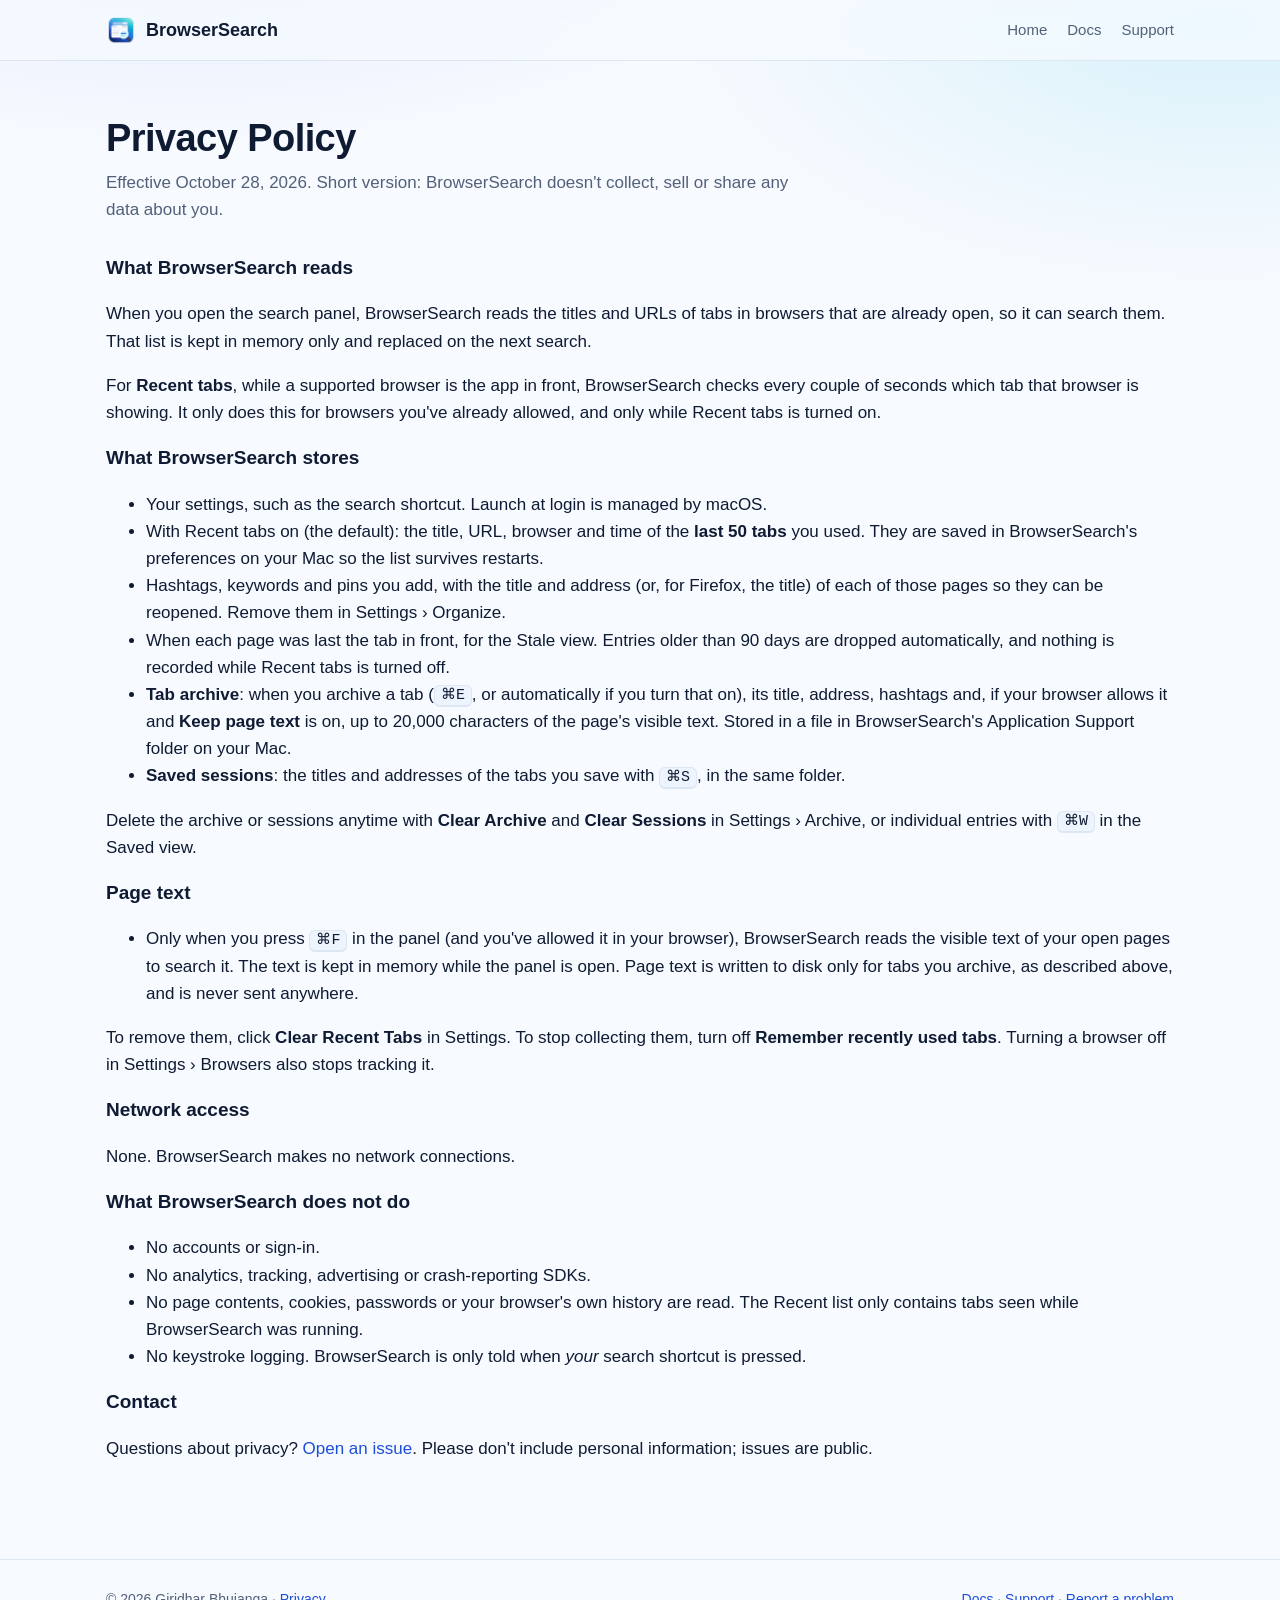
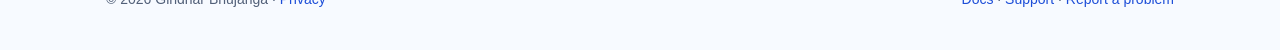
<file: privacy.html>
<!doctype html>
<html lang="en">
<head>
  <meta charset="utf-8">
  <meta name="viewport" content="width=device-width, initial-scale=1">
  <title>Privacy · BrowserSearch</title>
  <meta name="description" content="BrowserSearch privacy policy: no data collected, nothing leaves your Mac.">
  <link rel="icon" href="images/icon.png">
  <link rel="stylesheet" href="assets/style.css?v=5">
</head>
<body>
<header class="site-header">
  <div class="wrap">
    <a class="brand" href="index.html"><img src="images/icon.png" alt="">BrowserSearch</a>
    <nav class="nav">
      <a href="index.html">Home</a>
      <a href="docs.html">Docs</a>
      <a href="support.html">Support</a>
    </nav>
  </div>
</header>

<main class="wrap">
  <section>
    <h2>Privacy Policy</h2>
    <p class="section-lead">Effective October 28, 2026. Short version: BrowserSearch doesn't collect, sell or share any data about you.</p>

    <h3>What BrowserSearch reads</h3>
    <p>When you open the search panel, BrowserSearch reads the titles and URLs of tabs in browsers that are already open, so it can search them. That list is kept in memory only and replaced on the next search.</p>
    <p>For <strong>Recent tabs</strong>, while a supported browser is the app in front, BrowserSearch checks every couple of seconds which tab that browser is showing. It only does this for browsers you've already allowed, and only while Recent tabs is turned on.</p>

    <h3>What BrowserSearch stores</h3>
    <ul>
      <li>Your settings, such as the search shortcut. Launch at login is managed by macOS.</li>
      <li>With Recent tabs on (the default): the title, URL, browser and time of the <strong>last 50 tabs</strong> you used. They are saved in BrowserSearch's preferences on your Mac so the list survives restarts.</li>
      <li>Hashtags, keywords and pins you add, with the title and address (or, for Firefox, the title) of each of those pages so they can be reopened. Remove them in Settings › Organize.</li>
      <li>When each page was last the tab in front, for the Stale view. Entries older than 90 days are dropped automatically, and nothing is recorded while Recent tabs is turned off.</li>
      <li><strong>Tab archive</strong>: when you archive a tab (<kbd>⌘E</kbd>, or automatically if you turn that on), its title, address, hashtags and, if your browser allows it and <strong>Keep page text</strong> is on, up to 20,000 characters of the page's visible text. Stored in a file in BrowserSearch's Application Support folder on your Mac.</li>
      <li><strong>Saved sessions</strong>: the titles and addresses of the tabs you save with <kbd>⌘S</kbd>, in the same folder.</li>
    </ul>
    <p>Delete the archive or sessions anytime with <strong>Clear Archive</strong> and <strong>Clear Sessions</strong> in Settings › Archive, or individual entries with <kbd>⌘W</kbd> in the Saved view.</p>
    <h3>Page text</h3>
    <ul>
      <li>Only when you press <kbd>⌘F</kbd> in the panel (and you've allowed it in your browser), BrowserSearch reads the visible text of your open pages to search it. The text is kept in memory while the panel is open. Page text is written to disk only for tabs you archive, as described above, and is never sent anywhere.</li>
    </ul>
    <p>To remove them, click <strong>Clear Recent Tabs</strong> in Settings. To stop collecting them, turn off <strong>Remember recently used tabs</strong>. Turning a browser off in Settings › Browsers also stops tracking it.</p>

    <h3>Network access</h3>
    <p>None. BrowserSearch makes no network connections.</p>

    <h3>What BrowserSearch does not do</h3>
    <ul>
      <li>No accounts or sign-in.</li>
      <li>No analytics, tracking, advertising or crash-reporting SDKs.</li>
      <li>No page contents, cookies, passwords or your browser's own history are read. The Recent list only contains tabs seen while BrowserSearch was running.</li>
      <li>No keystroke logging. BrowserSearch is only told when <em>your</em> search shortcut is pressed.</li>
    </ul>

    <h3>Contact</h3>
    <p>Questions about privacy? <a href="https://github.com/giridharmb/BrowserSearch_Docs/issues/new/choose">Open an issue</a>. Please don't include personal information; issues are public.</p>
  </section>
</main>

<footer>
  <div class="wrap">
    <span>© 2026 Giridhar Bhujanga · <a href="privacy.html">Privacy</a></span>
    <span><a href="docs.html">Docs</a> · <a href="support.html">Support</a> · <a href="https://github.com/giridharmb/BrowserSearch_Docs/issues/new/choose">Report a problem</a></span>
  </div>
</footer>
</body>
</html>
</file>
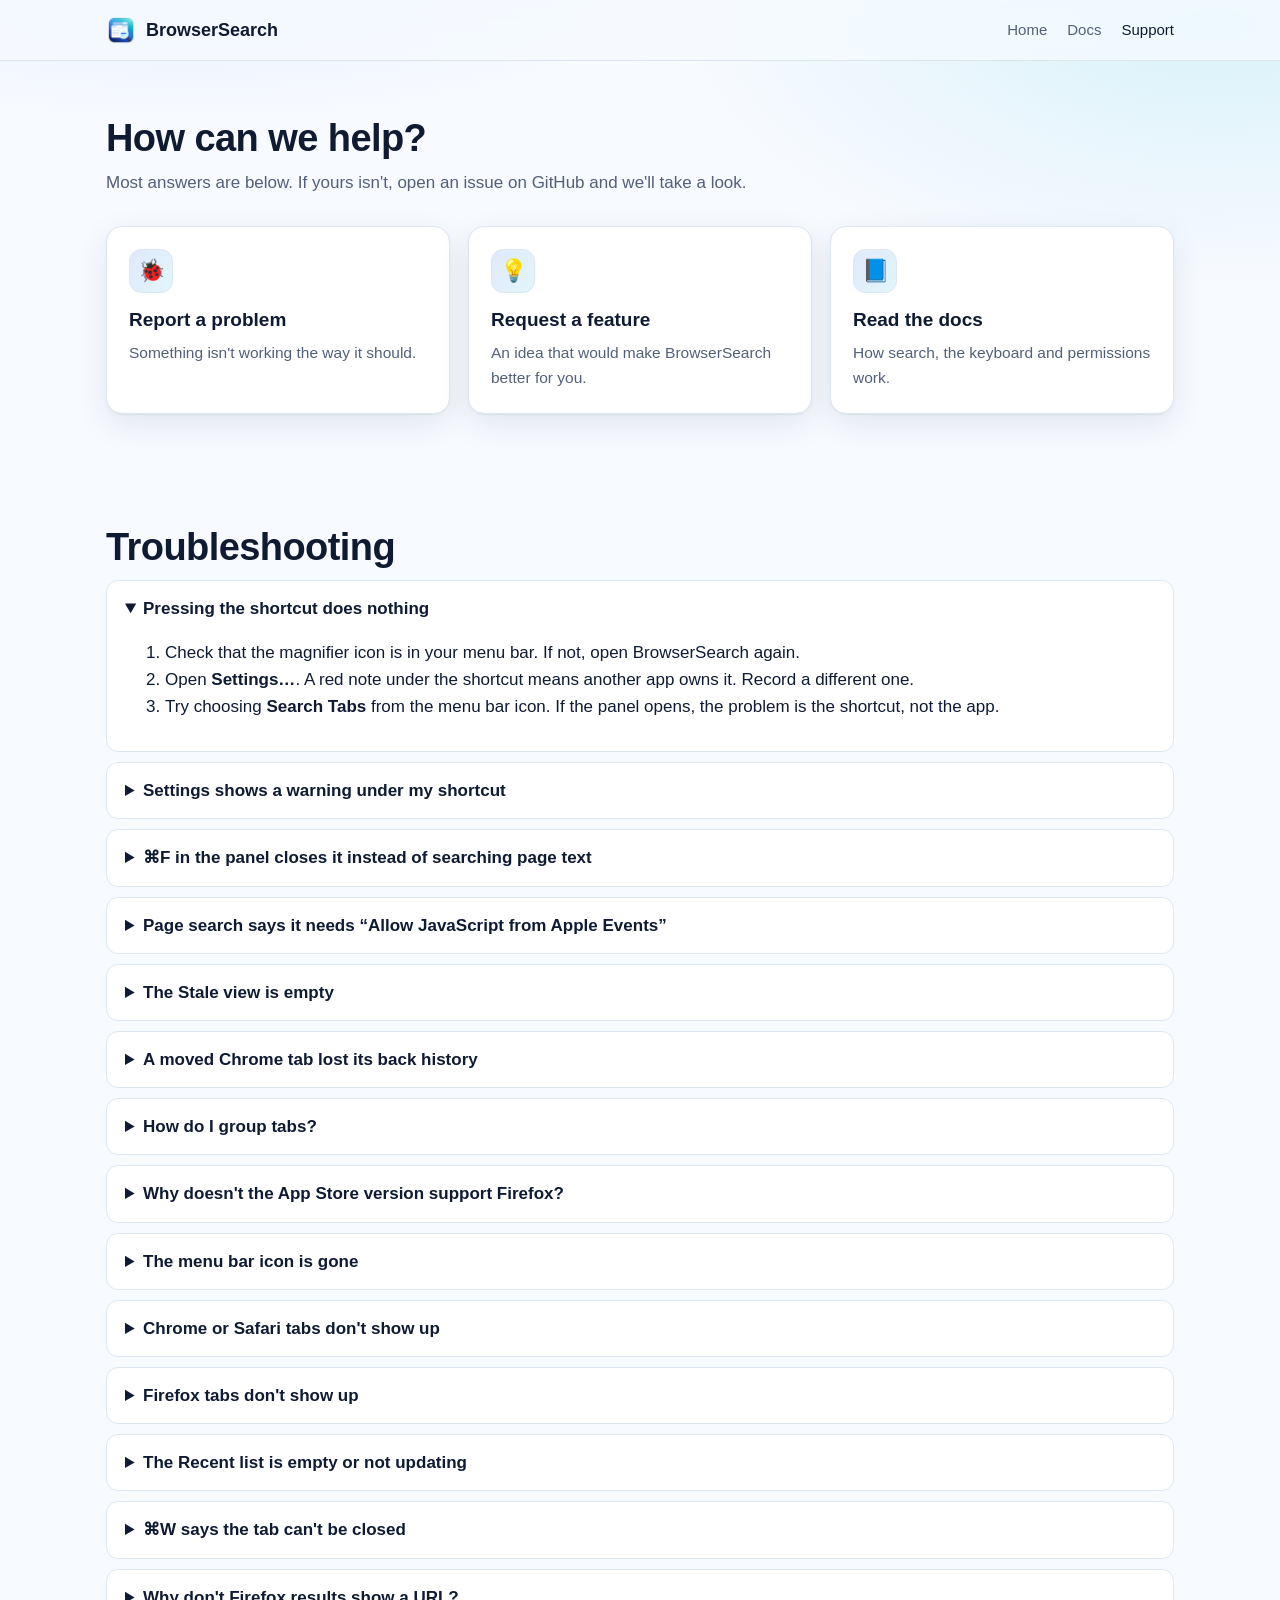
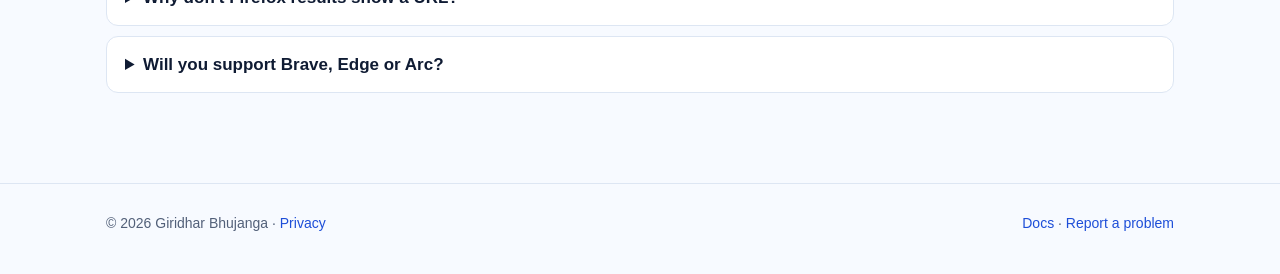
<file: support.html>
<!doctype html>
<html lang="en">
<head>
  <meta charset="utf-8">
  <meta name="viewport" content="width=device-width, initial-scale=1">
  <title>Support · BrowserSearch</title>
  <meta name="description" content="Troubleshooting and help for BrowserSearch.">
  <link rel="icon" href="images/icon.png">
  <link rel="stylesheet" href="assets/style.css?v=5">
</head>
<body>
<header class="site-header">
  <div class="wrap">
    <a class="brand" href="index.html"><img src="images/icon.png" alt="">BrowserSearch</a>
    <nav class="nav">
      <a href="index.html">Home</a>
      <a href="docs.html">Docs</a>
      <a href="support.html" aria-current="page">Support</a>
    </nav>
  </div>
</header>

<main class="wrap">
  <section>
    <h2>How can we help?</h2>
    <p class="section-lead">Most answers are below. If yours isn't, open an issue on GitHub and we'll take a look.</p>
    <div class="grid">
      <a class="card" href="https://github.com/giridharmb/BrowserSearch_Docs/issues/new?template=bug_report.yml">
        <span class="emoji">🐞</span><h3>Report a problem</h3><p>Something isn't working the way it should.</p>
      </a>
      <a class="card" href="https://github.com/giridharmb/BrowserSearch_Docs/issues/new?template=feature_request.yml">
        <span class="emoji">💡</span><h3>Request a feature</h3><p>An idea that would make BrowserSearch better for you.</p>
      </a>
      <a class="card" href="docs.html">
        <span class="emoji">📘</span><h3>Read the docs</h3><p>How search, the keyboard and permissions work.</p>
      </a>
    </div>
  </section>

  <section>
    <h2>Troubleshooting</h2>
    <details open>
      <summary>Pressing the shortcut does nothing</summary>
      <ol>
        <li>Check that the magnifier icon is in your menu bar. If not, open BrowserSearch again.</li>
        <li>Open <strong>Settings…</strong>. A red note under the shortcut means another app owns it. Record a different one.</li>
        <li>Try choosing <strong>Search Tabs</strong> from the menu bar icon. If the panel opens, the problem is the shortcut, not the app.</li>
      </ol>
    </details>
    <details>
      <summary>Settings shows a warning under my shortcut</summary>
      <p>BrowserSearch checks your shortcut against macOS, other apps and common launchers. <strong>Red</strong> means the shortcut won't reach BrowserSearch (macOS or another running app owns it): record a different one. <strong>Orange</strong> means it works but clashes with something, for example <kbd>⌘F</kbd> would replace Find in every app, and ChatGPT, Raycast and Alfred use <kbd>⌥Space</kbd> by default. Shortcuts with <kbd>⌃⌥</kbd> are rarely taken.</p>
    </details>
    <details>
      <summary>⌘F in the panel closes it instead of searching page text</summary>
      <p>Your search shortcut is <kbd>⌘F</kbd>, and a global shortcut always wins over the panel's own keys. Pick a different shortcut in Settings › General (<kbd>⌃⌥Space</kbd> is rarely taken); Settings shows a warning for any shortcut that collides with a panel key.</p>
    </details>
    <details>
      <summary>Page search says it needs “Allow JavaScript from Apple Events”</summary>
      <p>Browsers block other apps from reading page text unless you allow it. Chrome: <em>View › Developer › Allow JavaScript from Apple Events</em>. Safari: <em>Settings › Advanced › Show features for web developers</em>, then <em>Develop › Developer Settings… › Allow JavaScript from Apple Events</em>. Titles and addresses are searched without it.</p>
    </details>
    <details>
      <summary>The Stale view is empty</summary>
      <p>Tabs only count as stale after going unlooked-at for the number of days in Settings › Organize (7 by default), counted from when BrowserSearch started noticing. Give it a week, or lower the number.</p>
    </details>
    <details>
      <summary>A moved Chrome tab lost its back history</summary>
      <p>Chrome can't move a tab between windows from outside, so <kbd>⌘M</kbd> and <kbd>⌘O</kbd> reopen the page and close the original. Safari moves tabs as they are.</p>
    </details>
    <details>
      <summary>How do I group tabs?</summary>
      <p>Select a tab (or mark several with <kbd>⇧↓</kbd>) and press <kbd>⌘T</kbd>, type <code>#work</code> and press <kbd>↩</kbd>. Then type <code>#work</code> in the panel, or press <kbd>⇥</kbd> to the <strong># Tags</strong> view. <kbd>⌘↩</kbd> on a group opens all of it, reopening pages you've closed.</p>
    </details>
    <details>
      <summary>Why doesn't the App Store version support Firefox?</summary>
      <p>Firefox can only be read through Accessibility, which apps from the Mac App Store aren't allowed to use. The direct-download edition supports Firefox.</p>
    </details>
    <details>
      <summary>The menu bar icon is gone</summary>
      <p>It was probably turned off in Settings. Open BrowserSearch again from Finder or Spotlight: Settings appears, and you can turn <strong>Show in menu bar</strong> back on.</p>
    </details>
    <details>
      <summary>Chrome or Safari tabs don't show up</summary>
      <ol>
        <li>The browser must already be open; BrowserSearch never launches it.</li>
        <li>Open System Settings › Privacy &amp; Security › Automation, find BrowserSearch and turn on the browser.</li>
        <li>If you clicked <strong>Don't Allow</strong> earlier and BrowserSearch isn't listed, run <code>tccutil reset AppleEvents com.giridharmb.BrowserSearch</code> in Terminal and search again to get the prompt back.</li>
      </ol>
    </details>
    <details>
      <summary>Firefox tabs don't show up</summary>
      <p>Grant Accessibility: <strong>Settings… › Grant Accessibility…</strong>, then turn on BrowserSearch in System Settings › Privacy &amp; Security › Accessibility. The panel shows a reminder at the bottom while Firefox is open without access.</p>
    </details>
    <details>
      <summary>The Recent list is empty or not updating</summary>
      <ol>
        <li>Check <strong>Remember recently used tabs</strong> is on in Settings › General.</li>
        <li>Recent only notices tabs in browsers BrowserSearch is allowed to read. Look at Settings › Browsers: each should say <em>Allowed</em> (or <em>Accessibility granted</em> for Firefox).</li>
        <li>Tabs are noted while the browser is the app in front, so switch to a tab and stay a couple of seconds.</li>
      </ol>
    </details>
    <details>
      <summary>⌘W says the tab can't be closed</summary>
      <p>Closing from the panel works for Chrome and Safari. Firefox doesn't let other apps close its tabs; switch to it with <kbd>↩</kbd> and press <kbd>⌘W</kbd> there.</p>
    </details>
    <details>
      <summary>Why don't Firefox results show a URL?</summary>
      <p>Firefox doesn't let other apps read its tabs through scripting, so BrowserSearch reads the tab bar instead, which only has titles.</p>
    </details>
    <details>
      <summary>Will you support Brave, Edge or Arc?</summary>
      <p>They're on the list. <a href="https://github.com/giridharmb/BrowserSearch_Docs/issues/new?template=feature_request.yml">Ask for yours</a> so we know which matters most.</p>
    </details>
  </section>
</main>

<footer>
  <div class="wrap">
    <span>© 2026 Giridhar Bhujanga · <a href="privacy.html">Privacy</a></span>
    <span><a href="docs.html">Docs</a> · <a href="https://github.com/giridharmb/BrowserSearch_Docs/issues/new/choose">Report a problem</a></span>
  </div>
</footer>
</body>
</html>
</file>
<file: assets/style.css>
/* BrowserSearch site — shared styles. Colors follow the app icon (deep blue → blue → cyan → teal). */
:root {
  --bg: #f7faff;
  --surface: #ffffff;
  --surface-2: #eef4fd;
  --text: #0f1b33;
  --muted: #526079;
  --border: #dde6f3;
  --blue: #2563eb;
  --cyan: #06b6d4;
  --teal: #14b8a6;
  --navy: #0b1e5b;
  --accent: #1d4ed8;
  --grad: linear-gradient(120deg, var(--navy), var(--blue) 45%, var(--cyan) 80%, var(--teal));
  --grad-soft: linear-gradient(120deg, rgba(37, 99, 235, .14), rgba(6, 182, 212, .12));
  --radius: 16px;
  --shadow: 0 1px 2px rgba(15, 30, 70, .06), 0 10px 32px rgba(15, 30, 70, .09);
  --shadow-lg: 0 2px 6px rgba(15, 30, 70, .08), 0 30px 80px rgba(15, 40, 110, .22);
  color-scheme: light;
}
@media (prefers-color-scheme: dark) {
  :root {
    --bg: #070d1c;
    --surface: #0e1830;
    --surface-2: #14213f;
    --text: #e8eefc;
    --muted: #9aa8c7;
    --border: #1f2e52;
    --accent: #7cb4ff;
    --grad-soft: linear-gradient(120deg, rgba(37, 99, 235, .22), rgba(6, 182, 212, .14));
    --shadow: 0 1px 2px rgba(0, 0, 0, .4), 0 10px 32px rgba(0, 0, 0, .35);
    --shadow-lg: 0 2px 6px rgba(0, 0, 0, .5), 0 30px 80px rgba(0, 20, 60, .6);
    color-scheme: dark;
  }
}

* { box-sizing: border-box; }
html { scroll-behavior: smooth; }
body {
  margin: 0;
  background:
    radial-gradient(1100px 520px at 15% -10%, rgba(37, 99, 235, .14), transparent 60%),
    radial-gradient(900px 480px at 95% 0%, rgba(6, 182, 212, .13), transparent 60%),
    var(--bg);
  background-repeat: no-repeat;
  color: var(--text);
  font: 17px/1.6 -apple-system, BlinkMacSystemFont, "SF Pro Text", "Segoe UI", Roboto, Helvetica, Arial, sans-serif;
  -webkit-font-smoothing: antialiased;
}
img { max-width: 100%; height: auto; }
a { color: var(--accent); text-decoration: none; }
a:hover { text-decoration: underline; }
code, kbd {
  font: .88em ui-monospace, "SF Mono", Menlo, monospace;
  background: var(--surface-2);
  border: 1px solid var(--border);
  border-radius: 6px;
  padding: .1em .4em;
}
kbd { border-bottom-width: 2px; white-space: nowrap; }

.wrap { max-width: 1100px; margin: 0 auto; padding: 0 16px; }

/* Header */
.site-header {
  position: sticky; top: 0; z-index: 10;
  background: color-mix(in srgb, var(--bg) 80%, transparent);
  backdrop-filter: saturate(180%) blur(16px);
  -webkit-backdrop-filter: saturate(180%) blur(16px);
  border-bottom: 1px solid var(--border);
}
.site-header .wrap { display: flex; align-items: center; gap: 24px; height: 60px; }
.brand { display: flex; align-items: center; gap: 10px; font-weight: 700; color: var(--text); font-size: 18px; }
.brand img { width: 30px; height: 30px; }
.brand:hover { text-decoration: none; }
.nav { display: flex; gap: 20px; margin-left: auto; flex-wrap: wrap; }
.nav a { color: var(--muted); font-size: 15px; font-weight: 500; }
.nav a:hover, .nav a[aria-current="page"] { color: var(--text); text-decoration: none; }

/* Hero */
.hero { text-align: center; padding: 64px 0 24px; }
.hero .icon { width: 132px; height: 132px; filter: drop-shadow(0 18px 30px rgba(37, 99, 235, .35)); }
.hero h1 { font-size: clamp(38px, 6vw, 62px); line-height: 1.06; margin: 16px 0 12px; letter-spacing: -.025em; }
.grad-text { background: var(--grad); -webkit-background-clip: text; background-clip: text; color: transparent; }
.hero p.lead { font-size: clamp(18px, 2.4vw, 22px); color: var(--muted); max-width: 660px; margin: 0 auto 28px; }
.actions { display: flex; gap: 12px; justify-content: center; flex-wrap: wrap; }
.btn {
  display: inline-flex; align-items: center; gap: 8px;
  padding: 12px 22px; border-radius: 999px; font-weight: 600; font-size: 16px;
  border: 1px solid var(--border); background: var(--surface); color: var(--text);
  transition: box-shadow .15s, transform .15s;
}
.btn:hover { text-decoration: none; box-shadow: var(--shadow); transform: translateY(-1px); }
.btn.primary { background: var(--grad); color: #fff; border: 0; }
.meta { color: var(--muted); font-size: 14px; margin-top: 14px; }
.eyebrow {
  display: inline-block; font-size: 12.5px; font-weight: 700; letter-spacing: .08em; text-transform: uppercase;
  color: var(--accent); background: var(--grad-soft); border: 1px solid var(--border);
  padding: 4px 12px; border-radius: 999px; margin-bottom: 14px;
}

/* Screenshot viewer: pure-CSS tabs (radio inputs), no JavaScript */
.viewer { max-width: 900px; margin: 40px auto 0; text-align: center; }
.viewer input { position: absolute; opacity: 0; pointer-events: none; }
.viewer .switch {
  display: inline-flex; flex-wrap: wrap; justify-content: center; gap: 4px; padding: 4px; border-radius: 999px;
  background: var(--surface); border: 1px solid var(--border); box-shadow: var(--shadow); margin-bottom: 22px;
}
.viewer .switch label {
  cursor: pointer; padding: 7px 16px; border-radius: 999px; font-size: 14.5px; font-weight: 600; color: var(--muted);
  transition: background .15s, color .15s;
}
.viewer .frames { position: relative; }
.viewer .frames img {
  display: none; width: 100%; border-radius: 18px; box-shadow: var(--shadow-lg); border: 1px solid var(--border);
}
.viewer .caption { color: var(--muted); font-size: 15px; margin-top: 16px; display: none; }
#v-all:checked ~ .switch label[for="v-all"],
#v-search:checked ~ .switch label[for="v-search"],
#v-recent:checked ~ .switch label[for="v-recent"],
#v-tags:checked ~ .switch label[for="v-tags"],
#v-marked:checked ~ .switch label[for="v-marked"],
#v-stale:checked ~ .switch label[for="v-stale"] { background: var(--grad); color: #fff; }
#v-archive:checked ~ .switch label[for="v-archive"] { background: var(--grad); color: #fff; }
#v-saved:checked ~ .switch label[for="v-saved"] { background: var(--grad); color: #fff; }
#v-all:checked ~ .frames .f-all,
#v-search:checked ~ .frames .f-search,
#v-recent:checked ~ .frames .f-recent,
#v-tags:checked ~ .frames .f-tags,
#v-marked:checked ~ .frames .f-marked,
#v-stale:checked ~ .frames .f-stale { display: block; }
#v-archive:checked ~ .frames .f-archive { display: block; }
#v-saved:checked ~ .frames .f-saved { display: block; }
#v-all:focus-visible ~ .switch label[for="v-all"],
#v-search:focus-visible ~ .switch label[for="v-search"],
#v-recent:focus-visible ~ .switch label[for="v-recent"],
#v-tags:focus-visible ~ .switch label[for="v-tags"],
#v-marked:focus-visible ~ .switch label[for="v-marked"],
#v-stale:focus-visible ~ .switch label[for="v-stale"] { outline: 2px solid var(--blue); outline-offset: 2px; }
#v-archive:focus-visible ~ .switch label[for="v-archive"] { outline: 2px solid var(--blue); outline-offset: 2px; }
#v-saved:focus-visible ~ .switch label[for="v-saved"] { outline: 2px solid var(--blue); outline-offset: 2px; }

/* Sections */
section { padding: 56px 0; }
h2 { font-size: clamp(26px, 3.5vw, 38px); letter-spacing: -.015em; margin: 0 0 8px; line-height: 1.15; }
h3 { font-size: 19px; margin: 0 0 6px; }
.section-lead { color: var(--muted); margin: 0 0 30px; max-width: 700px; }
.center { text-align: center; }
.center .section-lead { margin-left: auto; margin-right: auto; }

.grid { display: grid; gap: 18px; grid-template-columns: repeat(auto-fill, minmax(min(100%, 300px), 1fr)); }
.card {
  background: var(--surface); border: 1px solid var(--border); border-radius: var(--radius);
  padding: 22px; box-shadow: var(--shadow); transition: transform .15s, box-shadow .15s;
}
a.card { display: block; color: inherit; }
a.card:hover, .grid .card:hover { transform: translateY(-2px); box-shadow: var(--shadow-lg); text-decoration: none; }
.card p { margin: 0; color: var(--muted); font-size: 15.5px; }
.card .emoji {
  font-size: 22px; display: inline-grid; place-items: center; width: 44px; height: 44px; margin-bottom: 12px;
  border-radius: 12px; background: var(--grad-soft); border: 1px solid var(--border);
}
.tag {
  display: inline-block; font-size: 12px; font-weight: 600; padding: 2px 8px; border-radius: 999px;
  background: var(--surface-2); color: var(--muted); border: 1px solid var(--border); margin-left: 6px; vertical-align: middle;
}
.tag.new { background: var(--grad); color: #fff; border: 0; }

/* Numbered steps */
.steps { display: grid; gap: 18px; grid-template-columns: repeat(auto-fit, minmax(min(100%, 240px), 1fr)); counter-reset: step; }
.step { position: relative; padding: 22px 22px 22px 70px; background: var(--surface); border: 1px solid var(--border); border-radius: var(--radius); box-shadow: var(--shadow); }
.step::before {
  counter-increment: step; content: counter(step);
  position: absolute; left: 20px; top: 20px; width: 34px; height: 34px; border-radius: 50%;
  display: grid; place-items: center; font-weight: 700; color: #fff; background: var(--grad);
}
.step p { margin: 0; color: var(--muted); font-size: 15.5px; }

/* Keyboard grid */
.keys { display: grid; gap: 12px; grid-template-columns: repeat(auto-fill, minmax(min(100%, 240px), 1fr)); }
.key {
  display: flex; align-items: center; gap: 14px; padding: 14px 16px;
  background: var(--surface); border: 1px solid var(--border); border-radius: 14px;
}
.key kbd { font-size: 15px; padding: .25em .6em; min-width: 54px; text-align: center; }
.key span { color: var(--muted); font-size: 15px; }

/* Split feature rows */
.shot { display: grid; gap: 36px; grid-template-columns: 1fr 1.15fr; align-items: center; margin: 36px 0; }
.shot.flip > :first-child { order: 2; }
.shot img { border-radius: var(--radius); box-shadow: var(--shadow-lg); border: 1px solid var(--border); background: var(--surface); }
.shot ul { color: var(--muted); padding-left: 20px; margin: 0; }
.shot li { margin: 6px 0; }
@media (max-width: 760px) { .shot { grid-template-columns: 1fr; } .shot.flip > :first-child { order: 0; } }

/* Call to action band */
.cta {
  text-align: center; padding: 44px 24px; border-radius: 24px; color: #fff; background: var(--grad); box-shadow: var(--shadow-lg);
}
.cta h2 { color: #fff; }
.cta p { color: rgba(255, 255, 255, .85); margin: 0 auto 22px; max-width: 560px; }
.cta .btn { background: #fff; color: var(--navy); border: 0; }

/* Docs layout */
.docs { display: grid; grid-template-columns: 220px 1fr; gap: 40px; padding: 40px 0 64px; }
.toc { position: sticky; top: 84px; align-self: start; font-size: 15px; border-left: 2px solid var(--border); padding-left: 14px; }
.toc a { display: block; color: var(--muted); padding: 4px 0; }
.toc a:hover { color: var(--text); text-decoration: none; }
.content h2 { margin-top: 48px; padding-top: 8px; scroll-margin-top: 76px; }
.content h2:first-child { margin-top: 0; }
.content h3 { margin-top: 26px; }
.content p, .content li { color: var(--text); }
.content img { border-radius: 14px; box-shadow: var(--shadow); border: 1px solid var(--border); margin: 10px 0 6px; }
@media (max-width: 820px) { .docs { grid-template-columns: 1fr; } .toc { position: static; } }

table { width: 100%; border-collapse: collapse; font-size: 15.5px; background: var(--surface); border-radius: 12px; overflow: hidden; border: 1px solid var(--border); }
th, td { text-align: left; padding: 10px 14px; border-bottom: 1px solid var(--border); vertical-align: top; }
th { background: var(--surface-2); font-weight: 600; }
tr:last-child td { border-bottom: 0; }
.table-scroll { overflow-x: auto; }
.yes { color: var(--teal); font-weight: 700; }

.callout { border-left: 4px solid var(--blue); background: var(--surface-2); border-radius: 0 12px 12px 0; padding: 14px 18px; margin: 18px 0; }
.callout.warn { border-left-color: #f59e0b; }

details { background: var(--surface); border: 1px solid var(--border); border-radius: 12px; padding: 14px 18px; margin: 10px 0; }
details summary { cursor: pointer; font-weight: 600; }
details[open] summary { margin-bottom: 8px; }

footer { border-top: 1px solid var(--border); color: var(--muted); font-size: 14px; padding: 28px 0 40px; margin-top: 24px; }
footer .wrap { display: flex; gap: 16px; flex-wrap: wrap; justify-content: space-between; }

@media (prefers-reduced-motion: reduce) { * { transition: none !important; scroll-behavior: auto !important; } }
</file>
